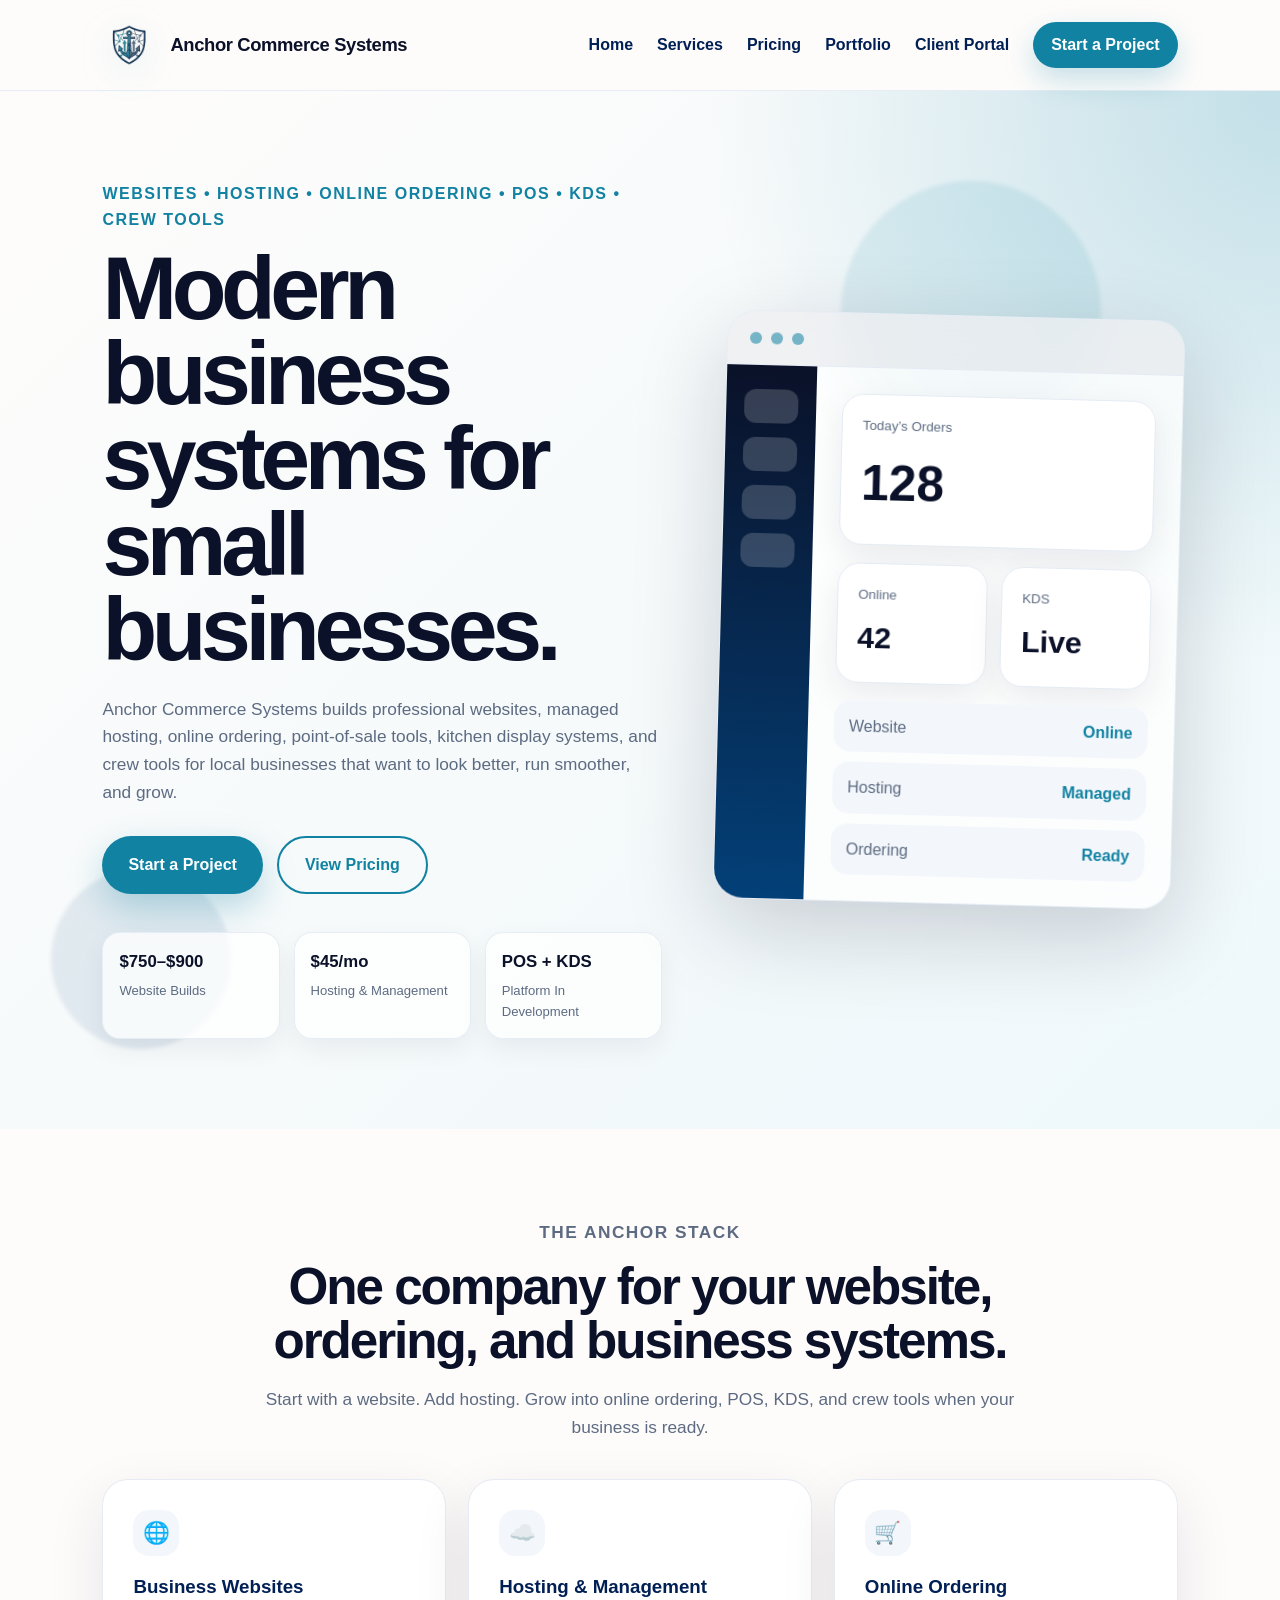
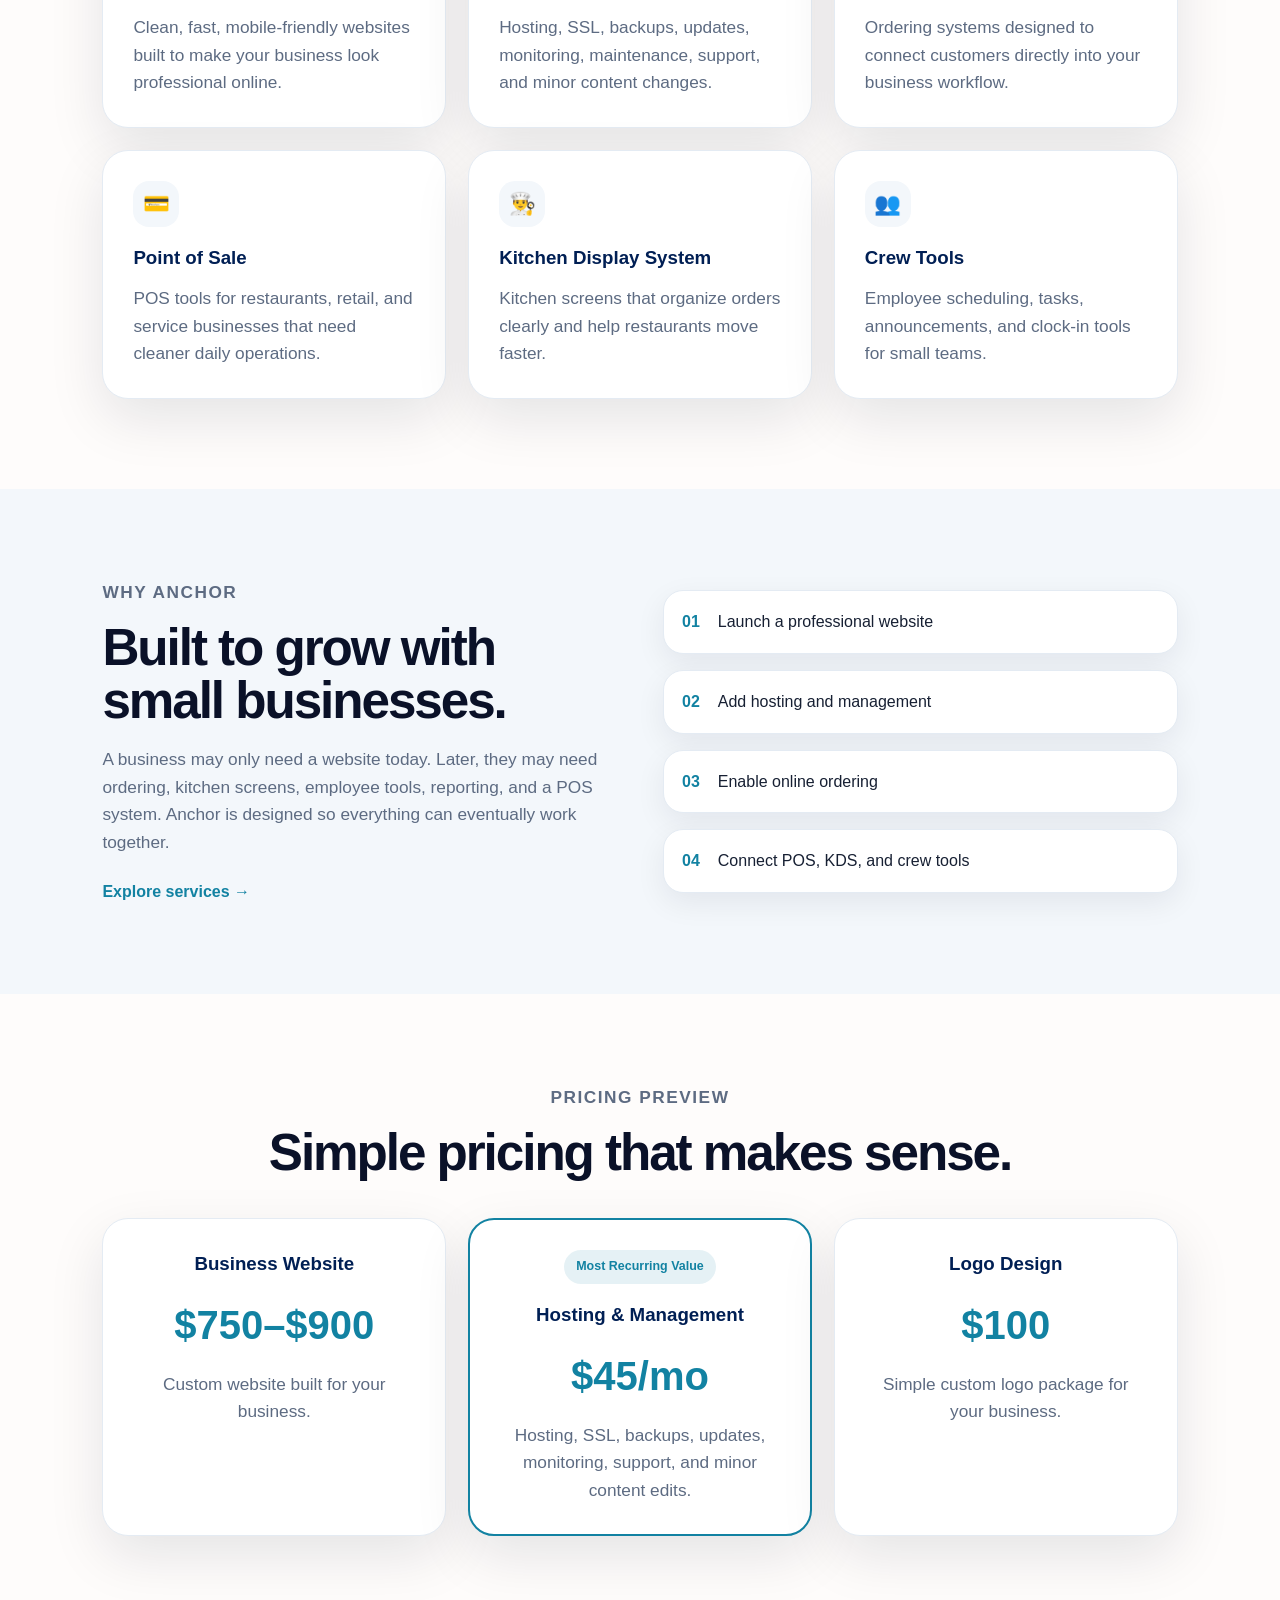
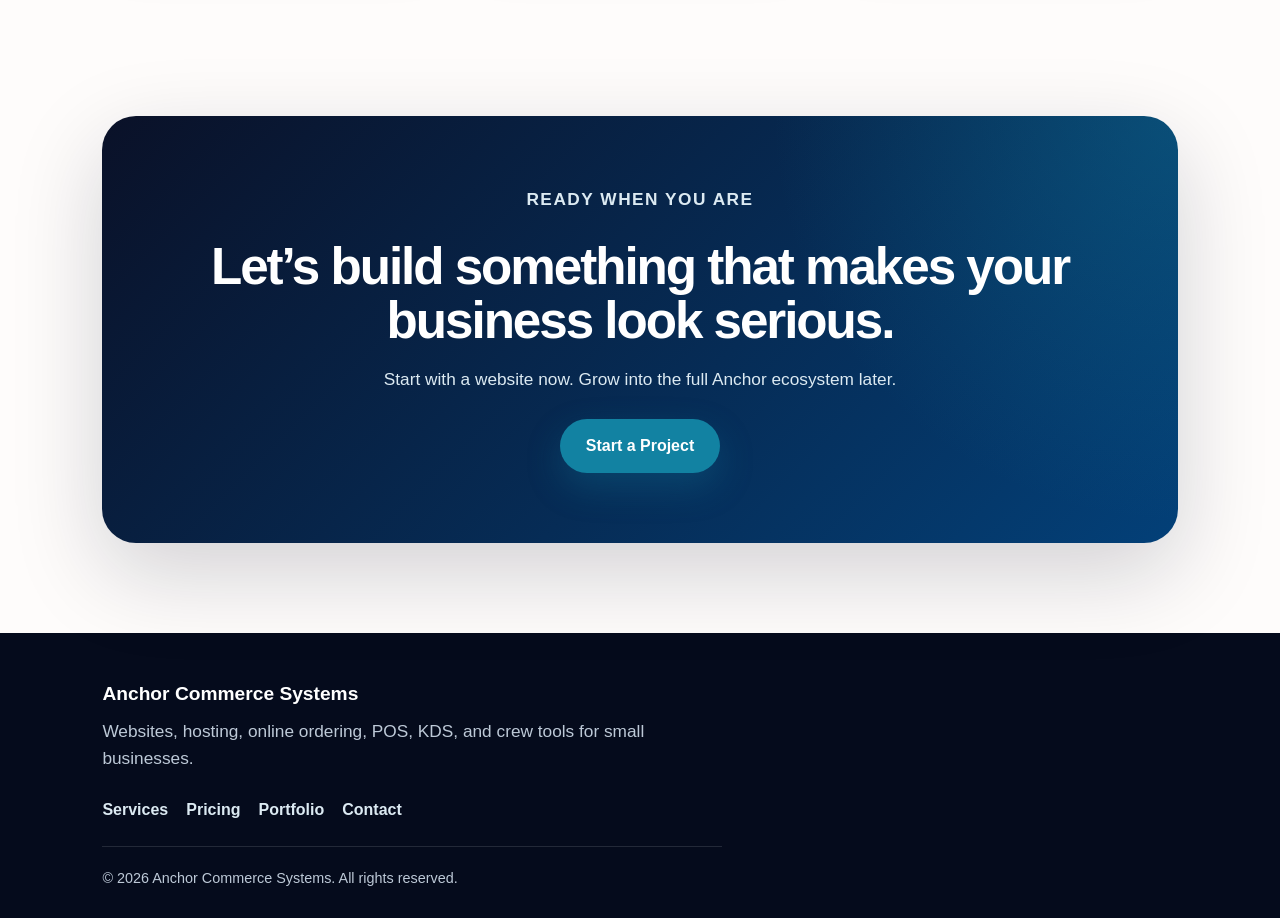
<file: index.html>
<!DOCTYPE html>
<html lang="en">
<head>
  <meta charset="UTF-8" />
  <meta name="viewport" content="width=device-width, initial-scale=1.0" />

  <title>Anchor Commerce Systems | Websites, POS, Online Ordering & Business Tools</title>
  <meta name="description" content="Anchor Commerce Systems builds websites, hosting, online ordering, POS, KDS, crew tools, and business technology for small businesses." />

  <link rel="icon" type="image/x-icon" href="Main-Logo.ico">

  <link rel="stylesheet" href="main.css">
  <link rel="stylesheet" href="animations.css" />
  <link rel="stylesheet" href="responsive.css" />
</head>

<body>
<header class="site-header">
  <a class="brand" href="index.html">

    <img
        src="Main-Logo.png"
        alt="Anchor Commerce Systems Logo"
        class="brand-logo">

    <span class="brand-text">
        Anchor Commerce Systems
    </span>

</a>

  <button class="menu-toggle" id="menuToggle" aria-label="Open navigation">☰</button>

  <nav class="nav-links" id="navLinks">
    <a href="index.html">Home</a>
    <a href="services.html">Services</a>
    <a href="pricing.html">Pricing</a>
    <a href="portfolio.html">Portfolio</a>
    <a href="dashboard.html">Client Portal</a>
    <a href="contact.html" class="nav-cta">Start a Project</a>
  </nav>
</header>

<main>
  <section class="hero">
    <div class="hero-bg-orb orb-one"></div>
    <div class="hero-bg-orb orb-two"></div>

    <div class="hero-content reveal">
      <p class="eyebrow">Websites • Hosting • Online Ordering • POS • KDS • Crew Tools</p>

      <h1>Modern business systems for small businesses.</h1>

      <p class="hero-text">
        Anchor Commerce Systems builds professional websites, managed hosting,
        online ordering, point-of-sale tools, kitchen display systems, and crew tools
        for local businesses that want to look better, run smoother, and grow.
      </p>

      <div class="hero-actions">
        <a href="contact.html" class="btn primary">Start a Project</a>
        <a href="pricing.html" class="btn secondary">View Pricing</a>
      </div>

      <div class="hero-stats">
        <div>
          <strong>$750–$900</strong>
          <span>Website Builds</span>
        </div>
        <div>
          <strong>$45/mo</strong>
          <span>Hosting & Management</span>
        </div>
        <div>
          <strong>POS + KDS</strong>
          <span>Platform In Development</span>
        </div>
      </div>
    </div>

    <div class="product-preview reveal">
      <div class="mock-window">
        <div class="mock-top">
          <span></span><span></span><span></span>
        </div>

        <div class="mock-body">
          <div class="mock-sidebar">
            <div></div><div></div><div></div><div></div>
          </div>

          <div class="mock-content">
            <div class="mock-card large">
              <small>Today’s Orders</small>
              <strong>128</strong>
            </div>

            <div class="mock-row">
              <div class="mock-card">
                <small>Online</small>
                <strong>42</strong>
              </div>
              <div class="mock-card">
                <small>KDS</small>
                <strong>Live</strong>
              </div>
            </div>

            <div class="mock-list">
              <div><span>Website</span><b>Online</b></div>
              <div><span>Hosting</span><b>Managed</b></div>
              <div><span>Ordering</span><b>Ready</b></div>
            </div>
          </div>
        </div>
      </div>
    </div>
  </section>

  <section class="section">
    <div class="section-heading reveal">
      <p class="eyebrow">The Anchor Stack</p>
      <h2>One company for your website, ordering, and business systems.</h2>
      <p>
        Start with a website. Add hosting. Grow into online ordering, POS, KDS,
        and crew tools when your business is ready.
      </p>
    </div>

    <div class="card-grid">
      <article class="card reveal">
        <span class="card-icon">🌐</span>
        <h3>Business Websites</h3>
        <p>Clean, fast, mobile-friendly websites built to make your business look professional online.</p>
      </article>

      <article class="card reveal">
        <span class="card-icon">☁️</span>
        <h3>Hosting & Management</h3>
        <p>Hosting, SSL, backups, updates, monitoring, maintenance, support, and minor content changes.</p>
      </article>

      <article class="card reveal">
        <span class="card-icon">🛒</span>
        <h3>Online Ordering</h3>
        <p>Ordering systems designed to connect customers directly into your business workflow.</p>
      </article>

      <article class="card reveal">
        <span class="card-icon">💳</span>
        <h3>Point of Sale</h3>
        <p>POS tools for restaurants, retail, and service businesses that need cleaner daily operations.</p>
      </article>

      <article class="card reveal">
        <span class="card-icon">👨‍🍳</span>
        <h3>Kitchen Display System</h3>
        <p>Kitchen screens that organize orders clearly and help restaurants move faster.</p>
      </article>

      <article class="card reveal">
        <span class="card-icon">👥</span>
        <h3>Crew Tools</h3>
        <p>Employee scheduling, tasks, announcements, and clock-in tools for small teams.</p>
      </article>
    </div>
  </section>

  <section class="section split">
    <div class="reveal">
      <p class="eyebrow">Why Anchor</p>
      <h2>Built to grow with small businesses.</h2>
      <p>
        A business may only need a website today. Later, they may need ordering,
        kitchen screens, employee tools, reporting, and a POS system. Anchor is designed
        so everything can eventually work together.
      </p>
      <a href="services.html" class="text-link">Explore services →</a>
    </div>

    <div class="steps reveal">
      <div><strong>01</strong><span>Launch a professional website</span></div>
      <div><strong>02</strong><span>Add hosting and management</span></div>
      <div><strong>03</strong><span>Enable online ordering</span></div>
      <div><strong>04</strong><span>Connect POS, KDS, and crew tools</span></div>
    </div>
  </section>

  <section class="section">
    <div class="section-heading reveal">
      <p class="eyebrow">Pricing Preview</p>
      <h2>Simple pricing that makes sense.</h2>
    </div>

    <div class="pricing-grid">
      <article class="price-card reveal">
        <h3>Business Website</h3>
        <p class="price">$750–$900</p>
        <p>Custom website built for your business.</p>
      </article>

      <article class="price-card featured reveal">
        <div class="badge">Most Recurring Value</div>
        <h3>Hosting & Management</h3>
        <p class="price">$45/mo</p>
        <p>Hosting, SSL, backups, updates, monitoring, support, and minor content edits.</p>
      </article>

      <article class="price-card reveal">
        <h3>Logo Design</h3>
        <p class="price">$100</p>
        <p>Simple custom logo package for your business.</p>
      </article>
    </div>
  </section>

  <section class="cta reveal">
    <p class="eyebrow">Ready when you are</p>
    <h2>Let’s build something that makes your business look serious.</h2>
    <p>
      Start with a website now. Grow into the full Anchor ecosystem later.
    </p>
    <a href="contact.html" class="btn primary">Start a Project</a>
  </section>
</main>

<footer class="site-footer">
  <div>
    <strong>Anchor Commerce Systems</strong>
    <p>Websites, hosting, online ordering, POS, KDS, and crew tools for small businesses.</p>
  </div>

  <div class="footer-links">
    <a href="services.html">Services</a>
    <a href="pricing.html">Pricing</a>
    <a href="portfolio.html">Portfolio</a>
    <a href="contact.html">Contact</a>
  </div>

  <p class="footer-bottom">© 2026 Anchor Commerce Systems. All rights reserved.</p>
</footer>

<script src="navbar.js"></script>
<script src="animations.js"></script>
<script src="app.js"></script>
</body>
</html>
</file>
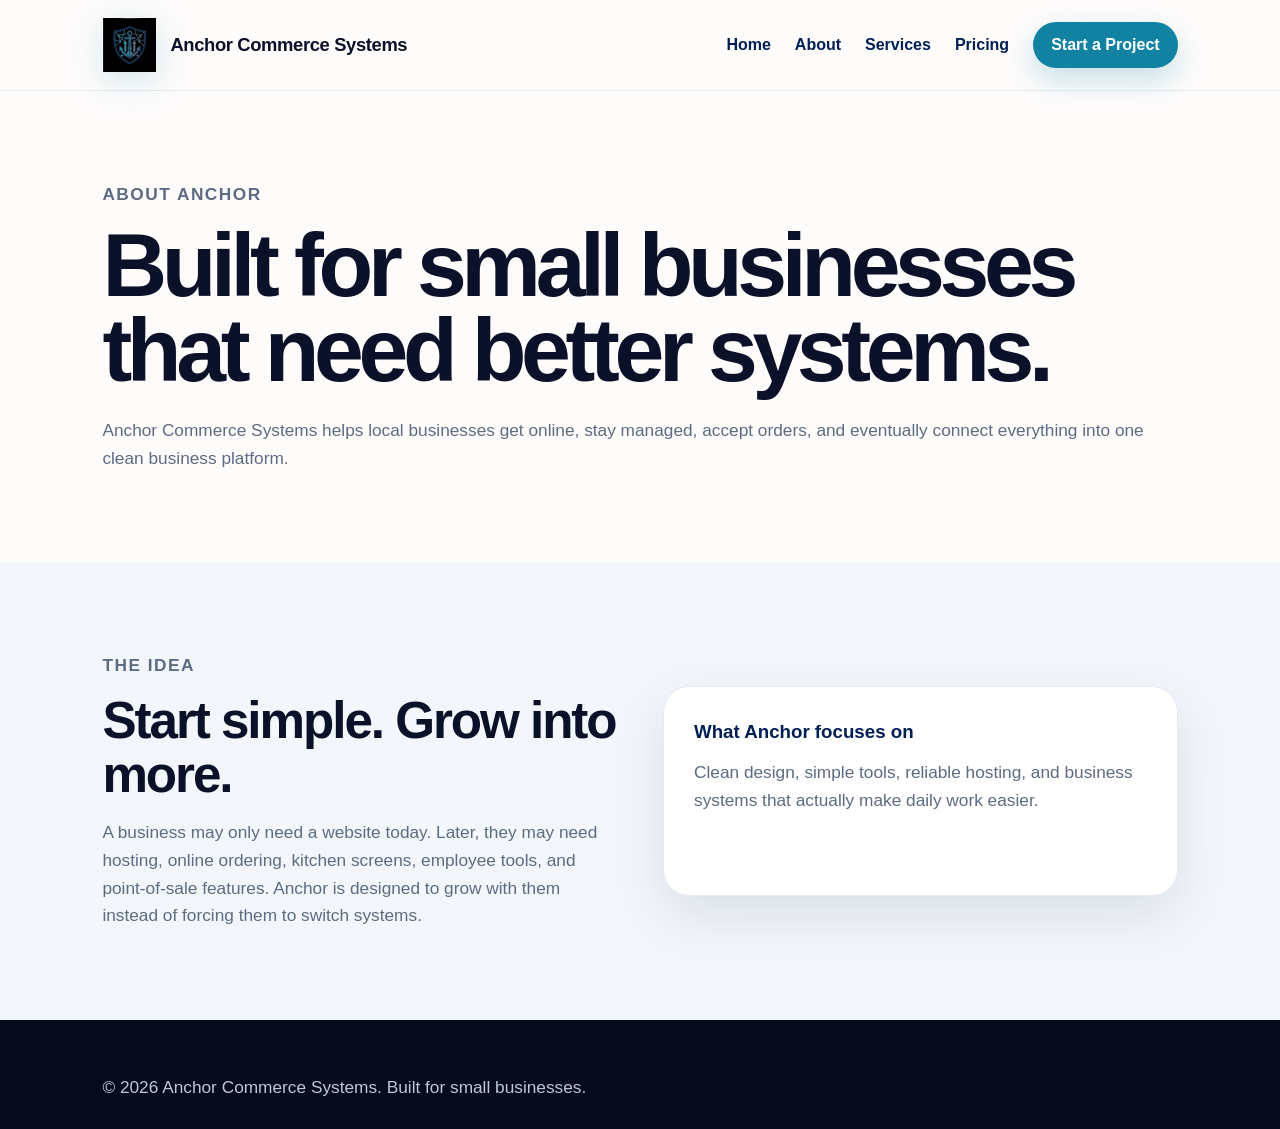
<file: about.html>
<!DOCTYPE html>
<html lang="en">
<head>
  <meta charset="UTF-8" />
  <meta name="viewport" content="width=device-width, initial-scale=1.0" />

  <title>About | Anchor Commerce Systems</title>
  <meta name="description" content="Learn about Anchor Commerce Systems and how we help small businesses with websites, hosting, online ordering, POS, KDS, and crew tools." />

  <link rel="icon" type="image/x-icon" href="Main-Logo.ico">
  
  <link rel="stylesheet" href="main.css" />
  <link rel="stylesheet" href="animations.css" />
  <link rel="stylesheet" href="responsive.css" />
</head>
<body>

<header class="site-header">
  <a class="brand" href="index.html">

    <img
        src="Main-Logo.svg"
        alt="Anchor Commerce Systems Logo"
        class="brand-logo">

    <span class="brand-text">
        Anchor Commerce Systems
    </span>

</a>

  <button class="menu-toggle" id="menuToggle" aria-label="Open navigation">☰</button>

  <nav class="nav-links" id="navLinks">
    <a href="index.html">Home</a>
    <a href="about.html">About</a>
    <a href="services.html">Services</a>
    <a href="pricing.html">Pricing</a>
    <a href="contact.html" class="nav-cta">Start a Project</a>
  </nav>
</header>

<main>
  <section class="section reveal">
    <p class="eyebrow">About Anchor</p>
    <h1>Built for small businesses that need better systems.</h1>
    <p class="hero-text">
      Anchor Commerce Systems helps local businesses get online, stay managed,
      accept orders, and eventually connect everything into one clean business platform.
    </p>
  </section>

  <section class="section split">
    <div class="reveal">
      <p class="eyebrow">The Idea</p>
      <h2>Start simple. Grow into more.</h2>
      <p>
        A business may only need a website today. Later, they may need hosting,
        online ordering, kitchen screens, employee tools, and point-of-sale features.
        Anchor is designed to grow with them instead of forcing them to switch systems.
      </p>
    </div>

    <div class="card reveal">
      <h3>What Anchor focuses on</h3>
      <p>
        Clean design, simple tools, reliable hosting, and business systems that actually
        make daily work easier.
      </p>
    </div>
  </section>
</main>

<footer class="site-footer">
  <p>© 2026 Anchor Commerce Systems. Built for small businesses.</p>
</footer>

<script src="navbar.js"></script>
<script src="animations.js"></script>
<script src="app.js"></script>
</body>
</html>
</file>
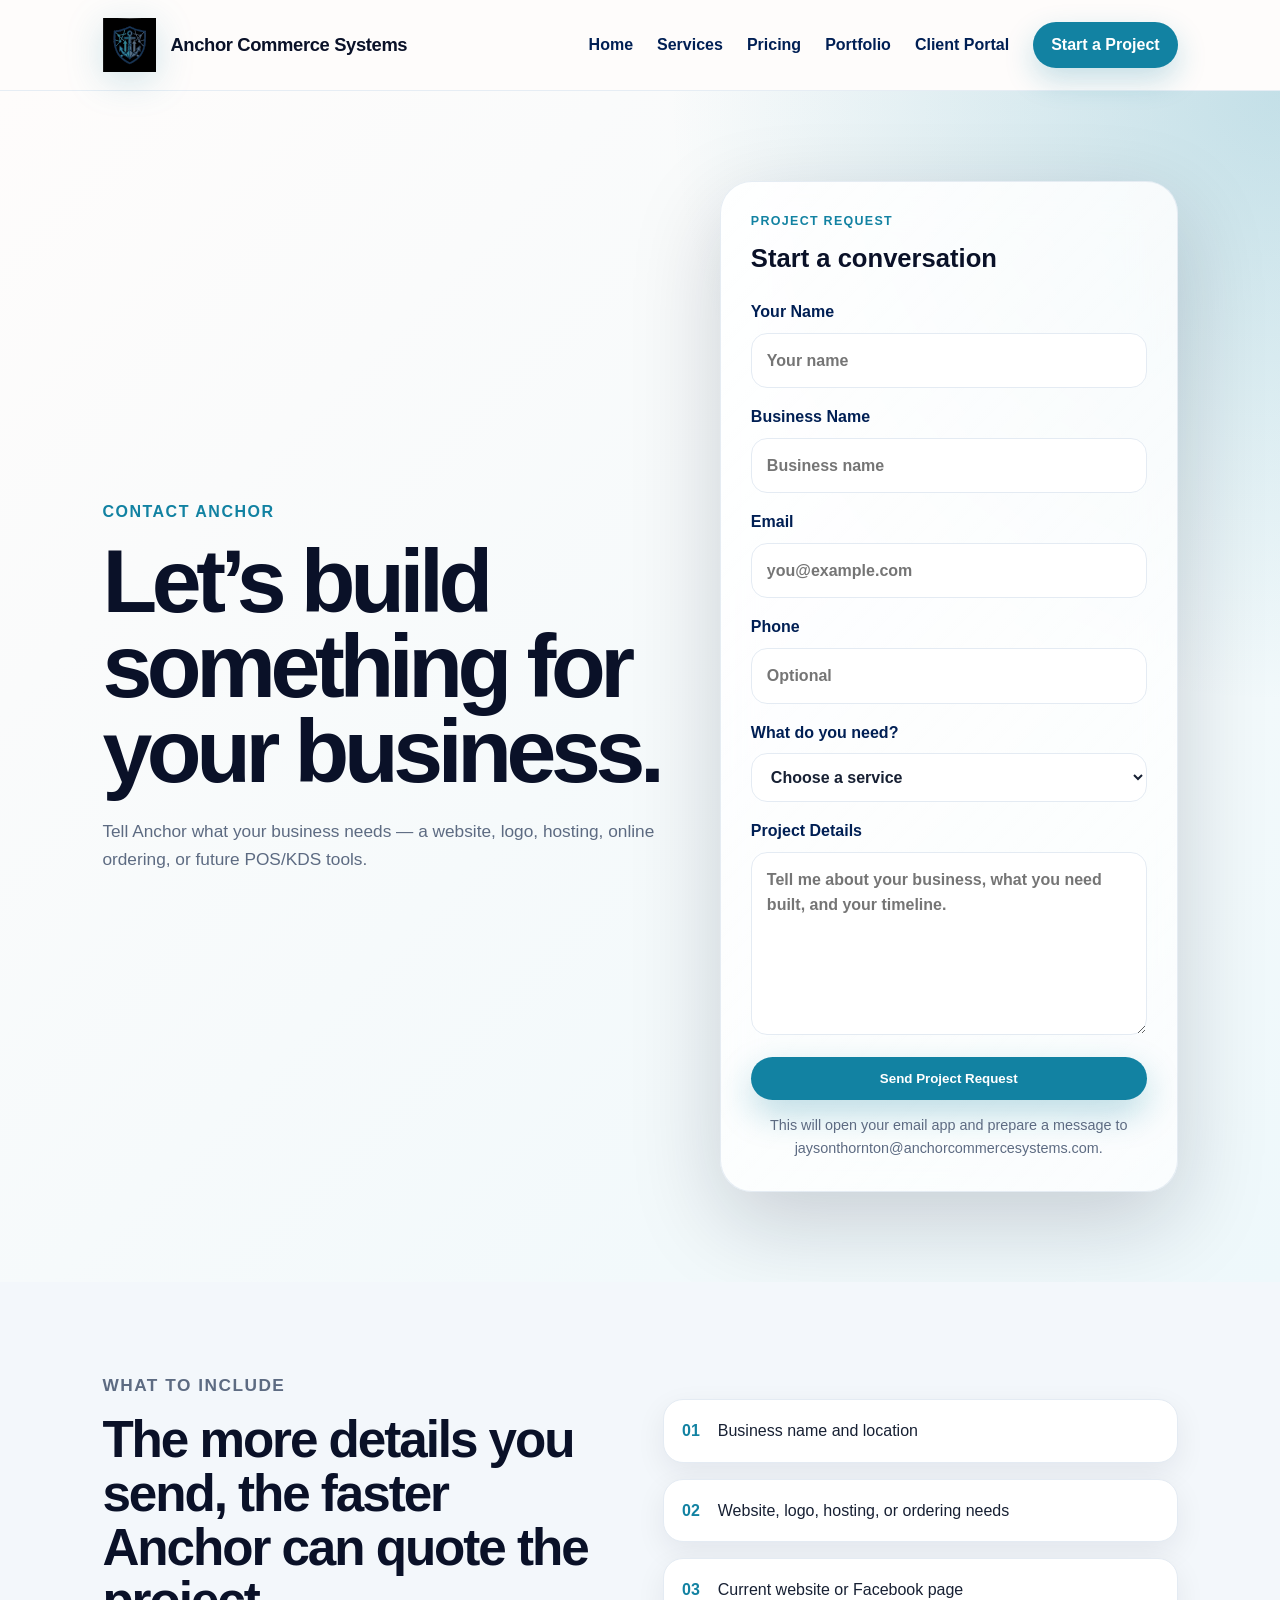
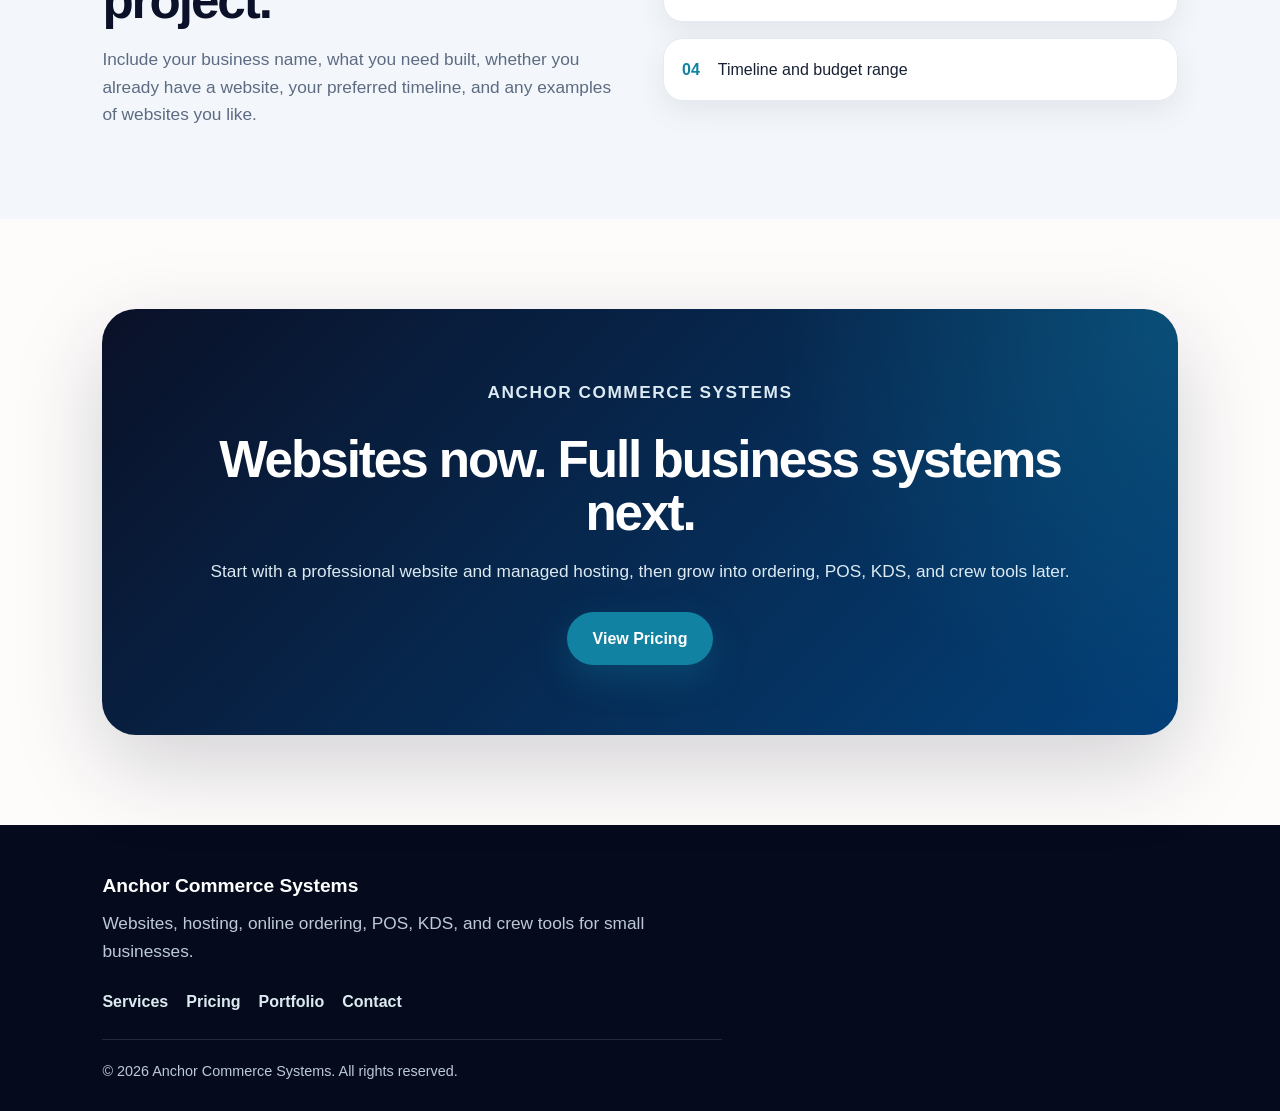
<file: contact.html>
<!DOCTYPE html>
<html lang="en">
<head>
  <meta charset="UTF-8" />
  <meta name="viewport" content="width=device-width, initial-scale=1.0" />

  <title>Contact | Anchor Commerce Systems</title>
  <meta name="description" content="Contact Anchor Commerce Systems for websites, hosting, logo design, online ordering, POS, KDS, and business system projects." />

  <link rel="icon" type="image/x-icon" href="Main-Logo.ico">

  <link rel="stylesheet" href="main.css" />
  <link rel="stylesheet" href="animations.css" />
  <link rel="stylesheet" href="responsive.css" />
</head>

<body>
<header class="site-header">
  <a class="brand" href="index.html">
    <img src="Main-Logo.svg" alt="Anchor Commerce Systems Logo" class="brand-logo">
    <span class="brand-text">Anchor Commerce Systems</span>
  </a>

  <button class="menu-toggle" id="menuToggle" aria-label="Open navigation">☰</button>

  <nav class="nav-links" id="navLinks">
    <a href="index.html">Home</a>
    <a href="services.html">Services</a>
    <a href="pricing.html">Pricing</a>
    <a href="portfolio.html">Portfolio</a>
    <a href="dashboard.html">Client Portal</a>
    <a href="contact.html" class="nav-cta">Start a Project</a>
  </nav>
</header>

<main>
  <section class="hero contact-hero">
    <div class="hero-content reveal">
      <p class="eyebrow">Contact Anchor</p>
      <h1>Let’s build something for your business.</h1>
      <p class="hero-text">
        Tell Anchor what your business needs — a website, logo, hosting, online ordering,
        or future POS/KDS tools.
      </p>
    </div>

    <form class="contact-form reveal" action="https://formspree.io/f/xjgqrrdg" method="POST">
      <div class="form-header">
        <p>Project Request</p>
        <h3>Start a conversation</h3>
      </div>

      <label>
        Your Name
        <input type="text" name="Name" placeholder="Your name" required>
      </label>

      <label>
        Business Name
        <input type="text" name="Business" placeholder="Business name">
      </label>

      <label>
        Email
        <input type="email" name="Email" placeholder="you@example.com" required>
      </label>

      <label>
        Phone
        <input type="tel" name="Phone" placeholder="Optional">
      </label>

      <label>
        What do you need?
        <select name="Service" required>
          <option value="">Choose a service</option>
          <option value="Business Website">Business Website</option>
          <option value="Logo Design">Logo Design</option>
          <option value="Hosting and Management">Hosting & Management</option>
          <option value="Online Ordering">Online Ordering</option>
          <option value="POS/KDS Future Interest">POS / KDS Future Interest</option>
          <option value="Other">Other</option>
        </select>
      </label>

      <label>
        Project Details
        <textarea name="Message" rows="6" placeholder="Tell me about your business, what you need built, and your timeline." required></textarea>
      </label>

      <button type="submit" class="btn primary">Send Project Request</button>

      <p class="form-note">
        This will open your email app and prepare a message to
        jaysonthornton@anchorcommercesystems.com.
      </p>
    </form>
  </section>

  <section class="section split">
    <div class="reveal">
      <p class="eyebrow">What to Include</p>
      <h2>The more details you send, the faster Anchor can quote the project.</h2>
      <p>
        Include your business name, what you need built, whether you already have a website,
        your preferred timeline, and any examples of websites you like.
      </p>
    </div>

    <div class="steps reveal">
      <div><strong>01</strong><span>Business name and location</span></div>
      <div><strong>02</strong><span>Website, logo, hosting, or ordering needs</span></div>
      <div><strong>03</strong><span>Current website or Facebook page</span></div>
      <div><strong>04</strong><span>Timeline and budget range</span></div>
    </div>
  </section>

  <section class="cta reveal">
    <p class="eyebrow">Anchor Commerce Systems</p>
    <h2>Websites now. Full business systems next.</h2>
    <p>
      Start with a professional website and managed hosting, then grow into ordering,
      POS, KDS, and crew tools later.
    </p>
    <a href="pricing.html" class="btn primary">View Pricing</a>
  </section>
</main>

<footer class="site-footer">
  <div>
    <strong>Anchor Commerce Systems</strong>
    <p>Websites, hosting, online ordering, POS, KDS, and crew tools for small businesses.</p>
  </div>

  <div class="footer-links">
    <a href="services.html">Services</a>
    <a href="pricing.html">Pricing</a>
    <a href="portfolio.html">Portfolio</a>
    <a href="contact.html">Contact</a>
  </div>

  <p class="footer-bottom">© 2026 Anchor Commerce Systems. All rights reserved.</p>
</footer>

<script src="navbar.js"></script>
<script src="animations.js"></script>
<script src="app.js"></script>
</body>
</html>
</file>
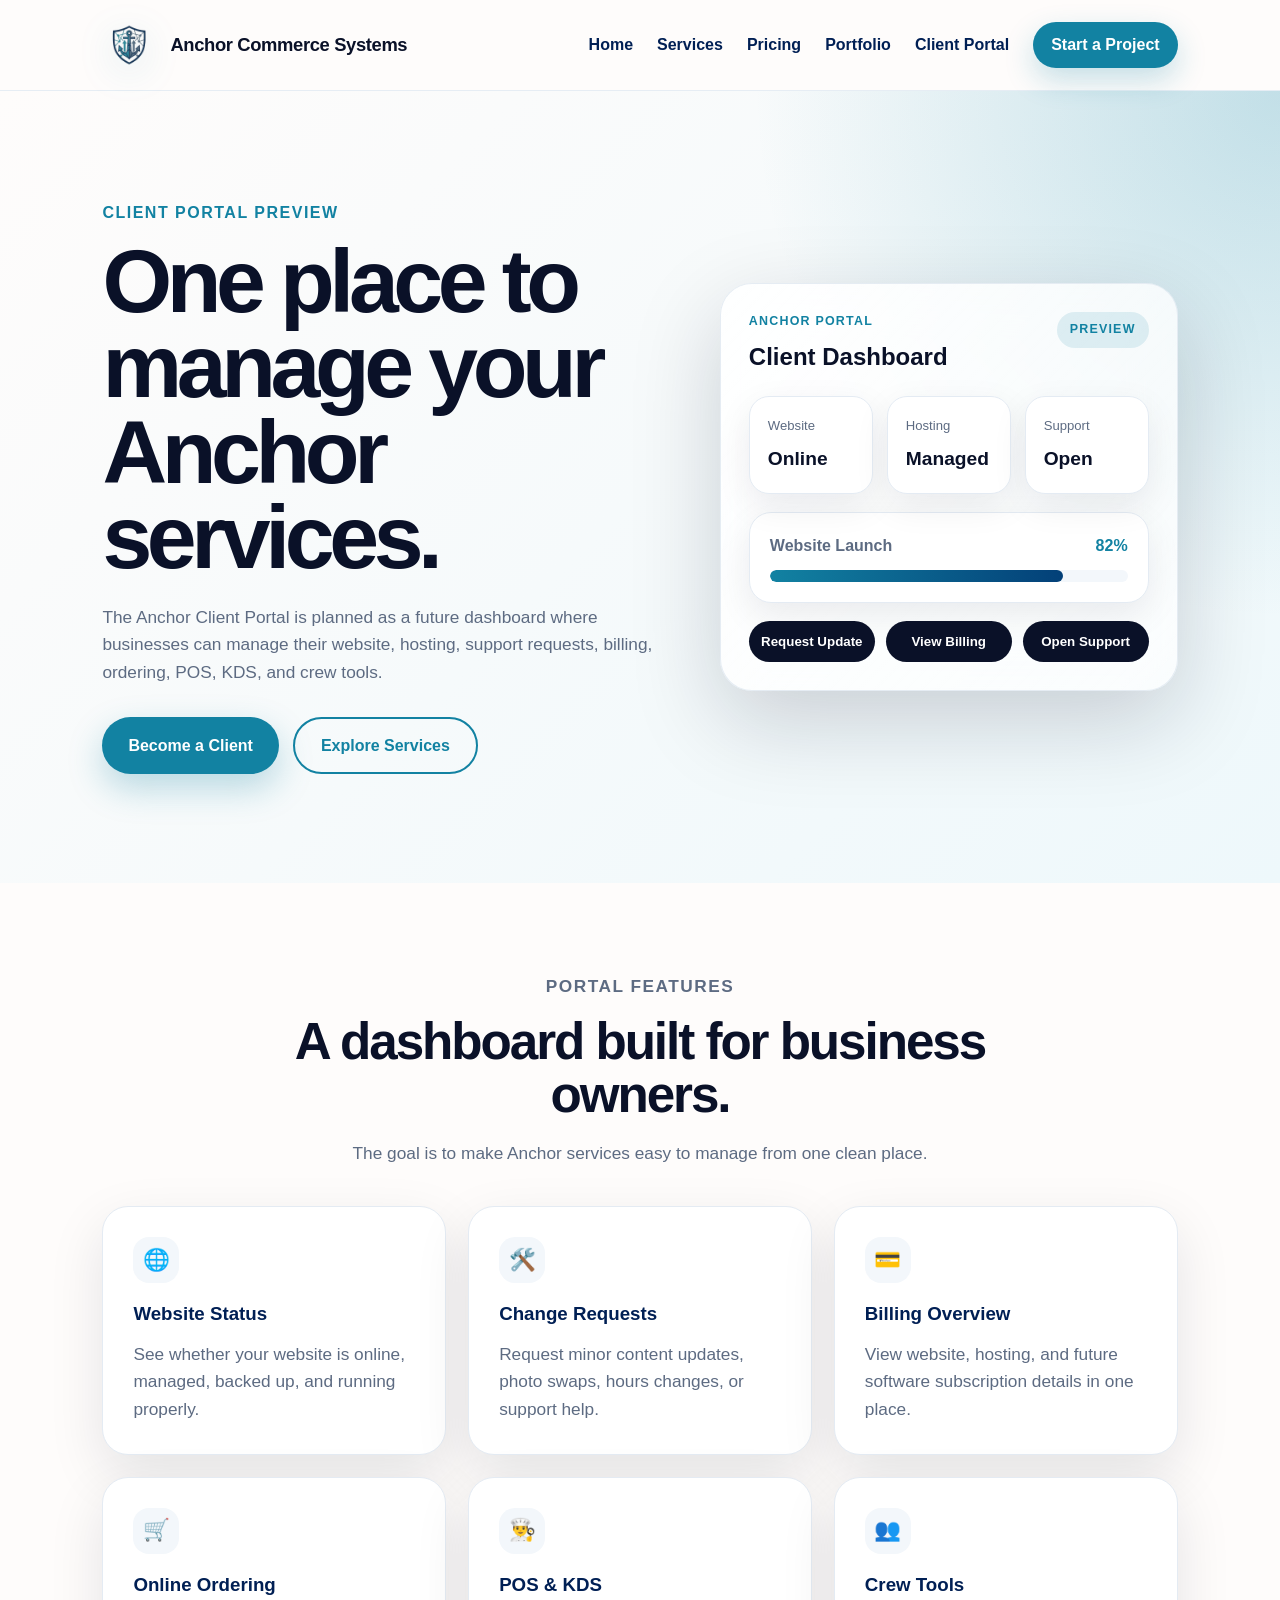
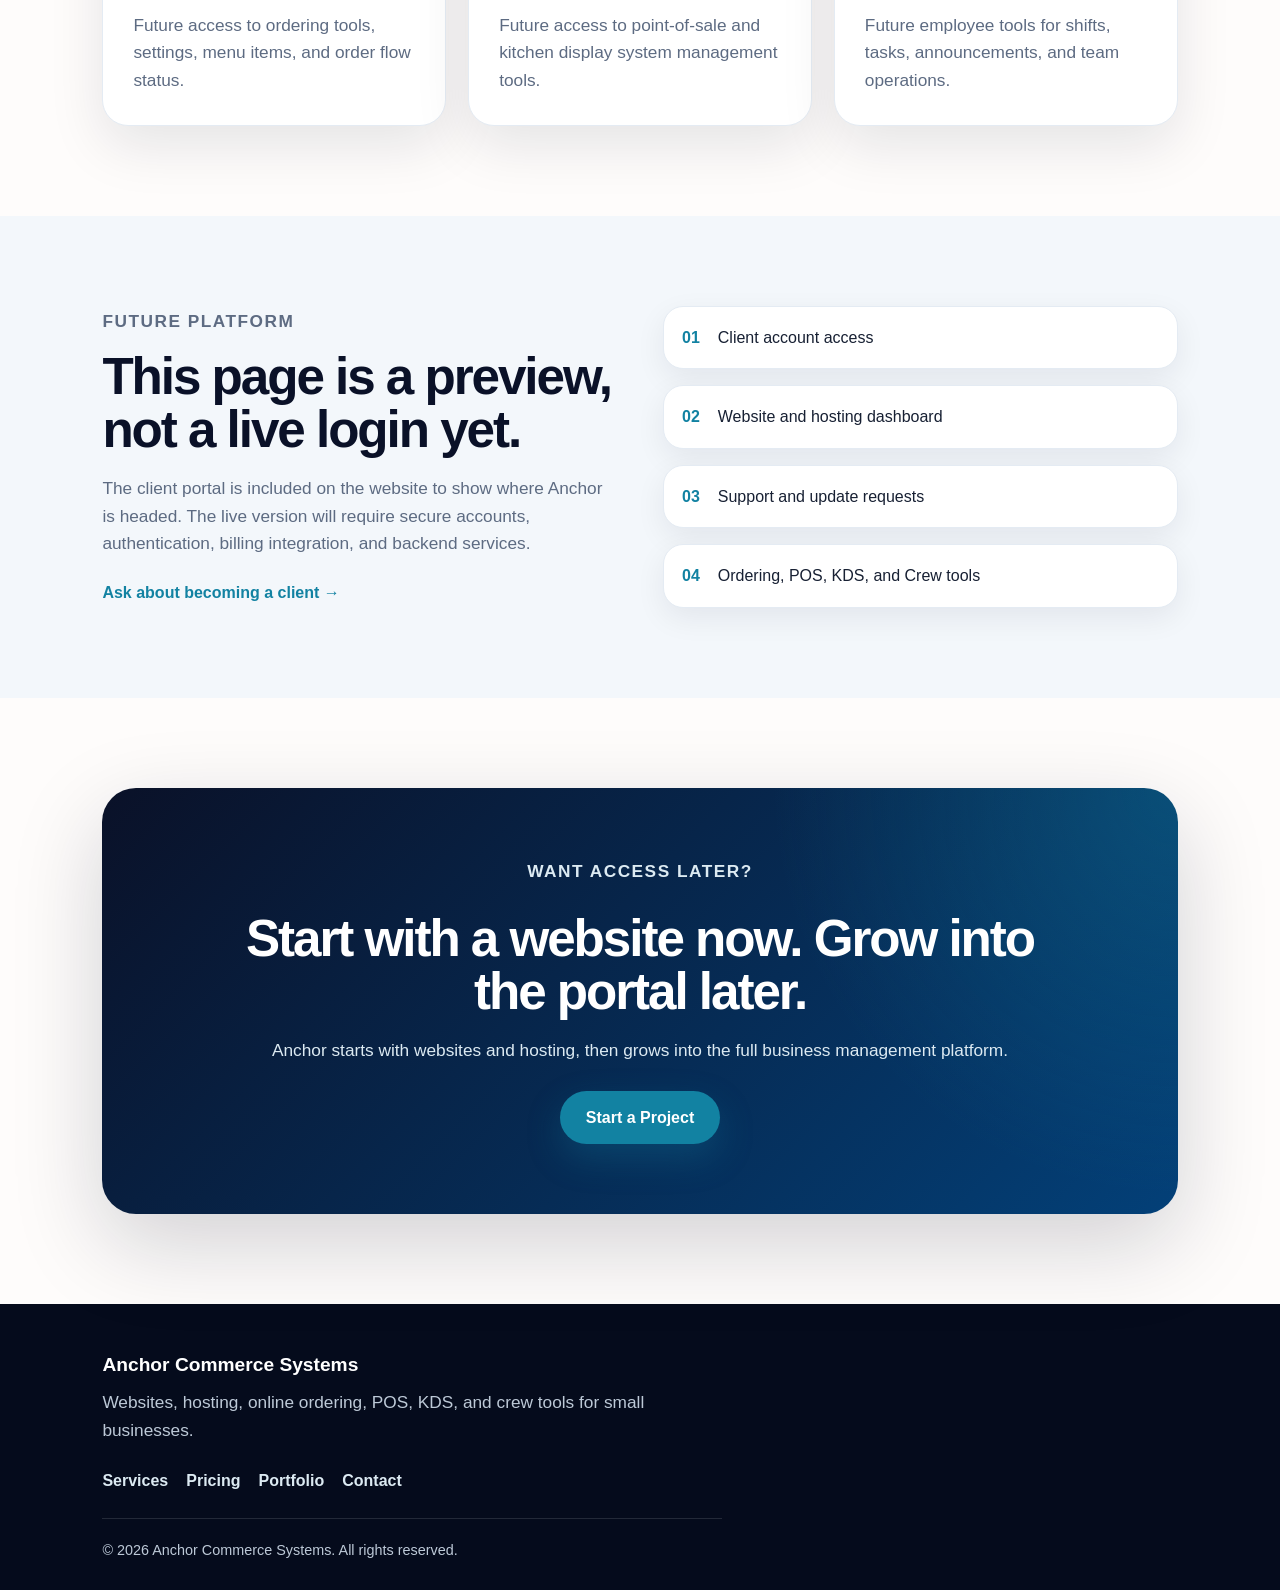
<file: dashboard.html>
<!DOCTYPE html>
<html lang="en">
<head>
  <meta charset="UTF-8" />
  <meta name="viewport" content="width=device-width, initial-scale=1.0" />

  <title>Client Portal | Anchor Commerce Systems</title>
  <meta name="description" content="Anchor Commerce Systems client portal preview for websites, hosting, support, billing, POS, KDS, and online ordering tools." />

  <link rel="icon" type="image/x-icon" href="Main-Logo.ico">

  <link rel="stylesheet" href="main.css" />
  <link rel="stylesheet" href="animations.css" />
  <link rel="stylesheet" href="responsive.css" />
</head>

<body>
<header class="site-header">
  <a class="brand" href="index.html">
    <img src="Main-Logo.png" alt="Anchor Commerce Systems Logo" class="brand-logo">
    <span class="brand-text">Anchor Commerce Systems</span>
  </a>

  <button class="menu-toggle" id="menuToggle" aria-label="Open navigation">☰</button>

  <nav class="nav-links" id="navLinks">
    <a href="index.html">Home</a>
    <a href="services.html">Services</a>
    <a href="pricing.html">Pricing</a>
    <a href="portfolio.html">Portfolio</a>
    <a href="dashboard.html">Client Portal</a>
    <a href="contact.html" class="nav-cta">Start a Project</a>
  </nav>
</header>

<main>
  <section class="hero dashboard-hero">
    <div class="hero-content reveal">
      <p class="eyebrow">Client Portal Preview</p>
      <h1>One place to manage your Anchor services.</h1>
      <p class="hero-text">
        The Anchor Client Portal is planned as a future dashboard where businesses can manage
        their website, hosting, support requests, billing, ordering, POS, KDS, and crew tools.
      </p>

      <div class="hero-actions">
        <a href="contact.html" class="btn primary">Become a Client</a>
        <a href="services.html" class="btn secondary">Explore Services</a>
      </div>
    </div>

    <div class="client-dashboard-preview reveal">
      <div class="client-topbar">
        <div>
          <span>Anchor Portal</span>
          <strong>Client Dashboard</strong>
        </div>
        <span class="status-pill">Preview</span>
      </div>

      <div class="client-metrics">
        <div>
          <span>Website</span>
          <strong>Online</strong>
        </div>
        <div>
          <span>Hosting</span>
          <strong>Managed</strong>
        </div>
        <div>
          <span>Support</span>
          <strong>Open</strong>
        </div>
      </div>

      <div class="client-progress">
        <div>
          <span>Website Launch</span>
          <b>82%</b>
        </div>
        <div class="progress-bar">
          <i style="width:82%"></i>
        </div>
      </div>

      <div class="client-actions">
        <button>Request Update</button>
        <button>View Billing</button>
        <button>Open Support</button>
      </div>
    </div>
  </section>

  <section class="section">
    <div class="section-heading reveal">
      <p class="eyebrow">Portal Features</p>
      <h2>A dashboard built for business owners.</h2>
      <p>
        The goal is to make Anchor services easy to manage from one clean place.
      </p>
    </div>

    <div class="card-grid">
      <article class="card reveal">
        <span class="card-icon">🌐</span>
        <h3>Website Status</h3>
        <p>See whether your website is online, managed, backed up, and running properly.</p>
      </article>

      <article class="card reveal">
        <span class="card-icon">🛠️</span>
        <h3>Change Requests</h3>
        <p>Request minor content updates, photo swaps, hours changes, or support help.</p>
      </article>

      <article class="card reveal">
        <span class="card-icon">💳</span>
        <h3>Billing Overview</h3>
        <p>View website, hosting, and future software subscription details in one place.</p>
      </article>

      <article class="card reveal">
        <span class="card-icon">🛒</span>
        <h3>Online Ordering</h3>
        <p>Future access to ordering tools, settings, menu items, and order flow status.</p>
      </article>

      <article class="card reveal">
        <span class="card-icon">👨‍🍳</span>
        <h3>POS & KDS</h3>
        <p>Future access to point-of-sale and kitchen display system management tools.</p>
      </article>

      <article class="card reveal">
        <span class="card-icon">👥</span>
        <h3>Crew Tools</h3>
        <p>Future employee tools for shifts, tasks, announcements, and team operations.</p>
      </article>
    </div>
  </section>

  <section class="section split">
    <div class="reveal">
      <p class="eyebrow">Future Platform</p>
      <h2>This page is a preview, not a live login yet.</h2>
      <p>
        The client portal is included on the website to show where Anchor is headed.
        The live version will require secure accounts, authentication, billing integration,
        and backend services.
      </p>
      <a href="contact.html" class="text-link">Ask about becoming a client →</a>
    </div>

    <div class="steps reveal">
      <div><strong>01</strong><span>Client account access</span></div>
      <div><strong>02</strong><span>Website and hosting dashboard</span></div>
      <div><strong>03</strong><span>Support and update requests</span></div>
      <div><strong>04</strong><span>Ordering, POS, KDS, and Crew tools</span></div>
    </div>
  </section>

  <section class="cta reveal">
    <p class="eyebrow">Want access later?</p>
    <h2>Start with a website now. Grow into the portal later.</h2>
    <p>
      Anchor starts with websites and hosting, then grows into the full business management platform.
    </p>
    <a href="contact.html" class="btn primary">Start a Project</a>
  </section>
</main>

<footer class="site-footer">
  <div>
    <strong>Anchor Commerce Systems</strong>
    <p>Websites, hosting, online ordering, POS, KDS, and crew tools for small businesses.</p>
  </div>

  <div class="footer-links">
    <a href="services.html">Services</a>
    <a href="pricing.html">Pricing</a>
    <a href="portfolio.html">Portfolio</a>
    <a href="contact.html">Contact</a>
  </div>

  <p class="footer-bottom">© 2026 Anchor Commerce Systems. All rights reserved.</p>
</footer>

<script src="navbar.js"></script>
<script src="animations.js"></script>
<script src="app.js"></script>
</body>
</html>
</file>
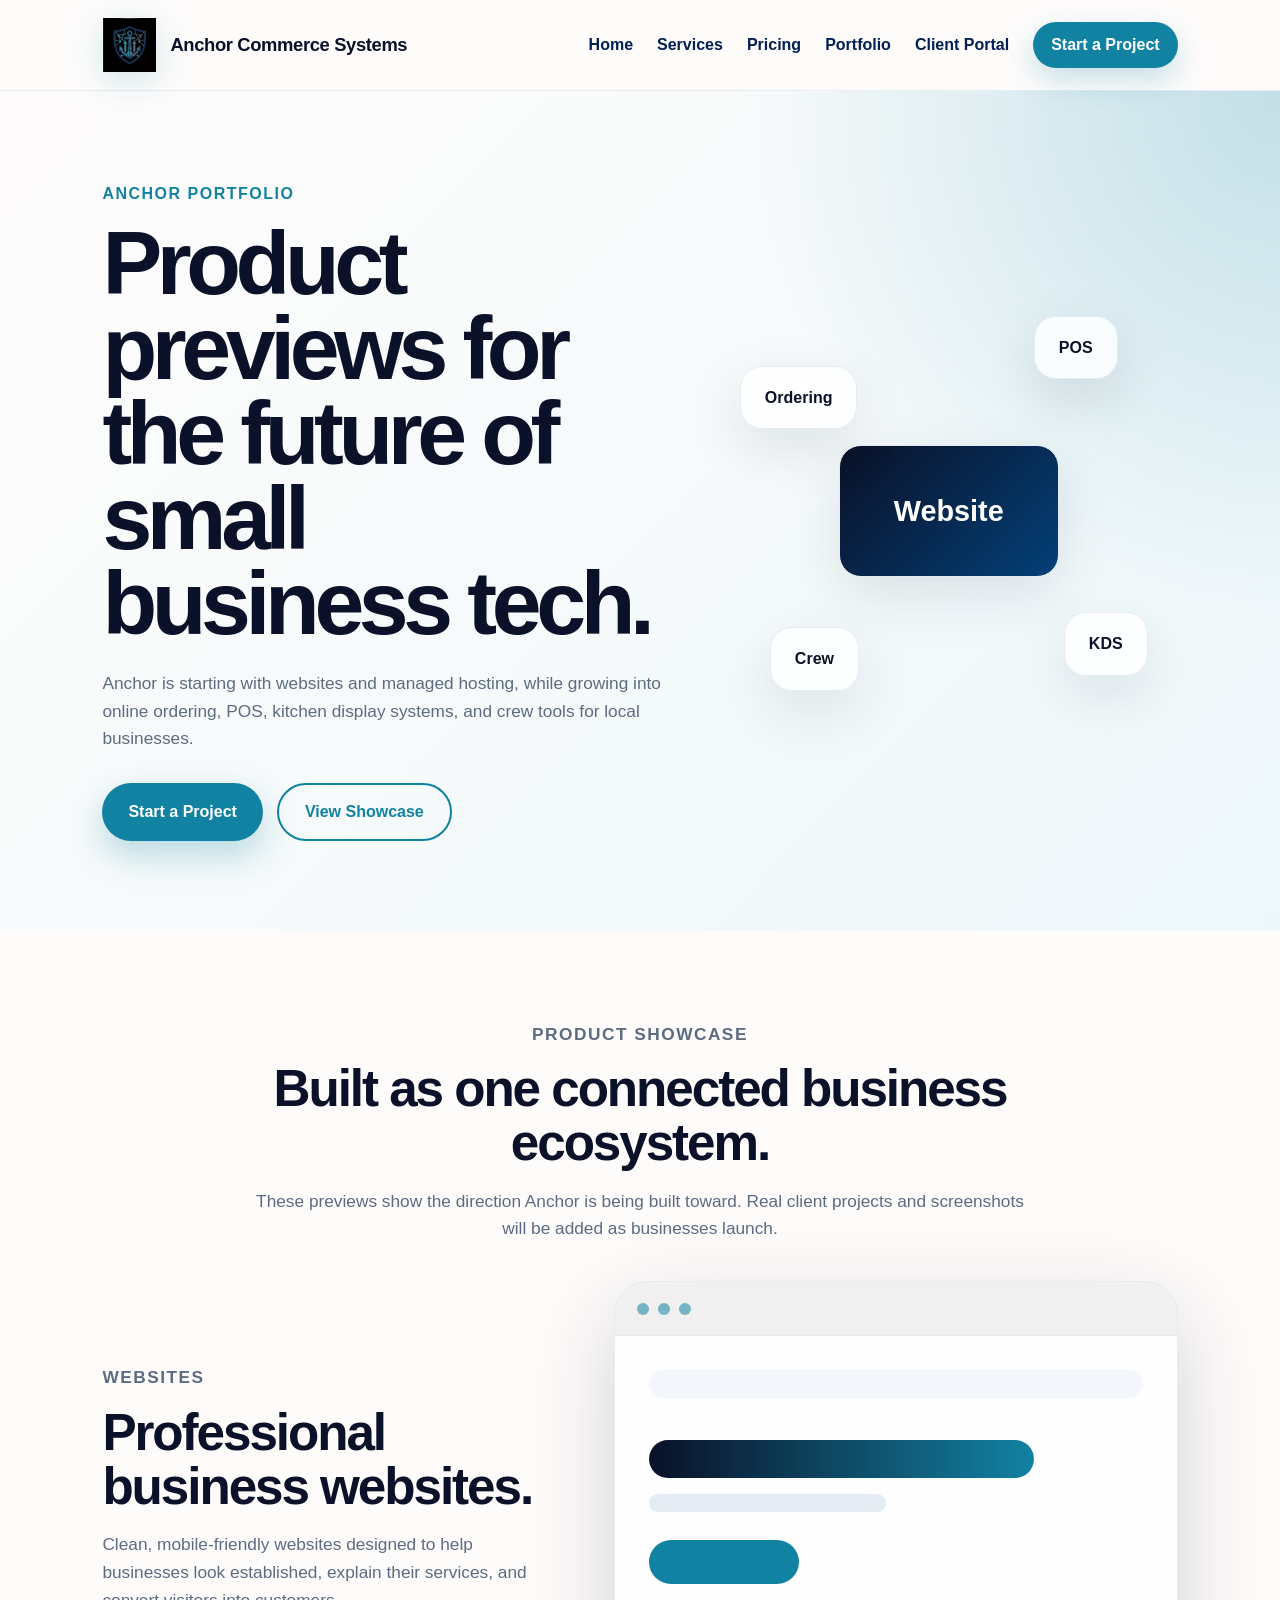
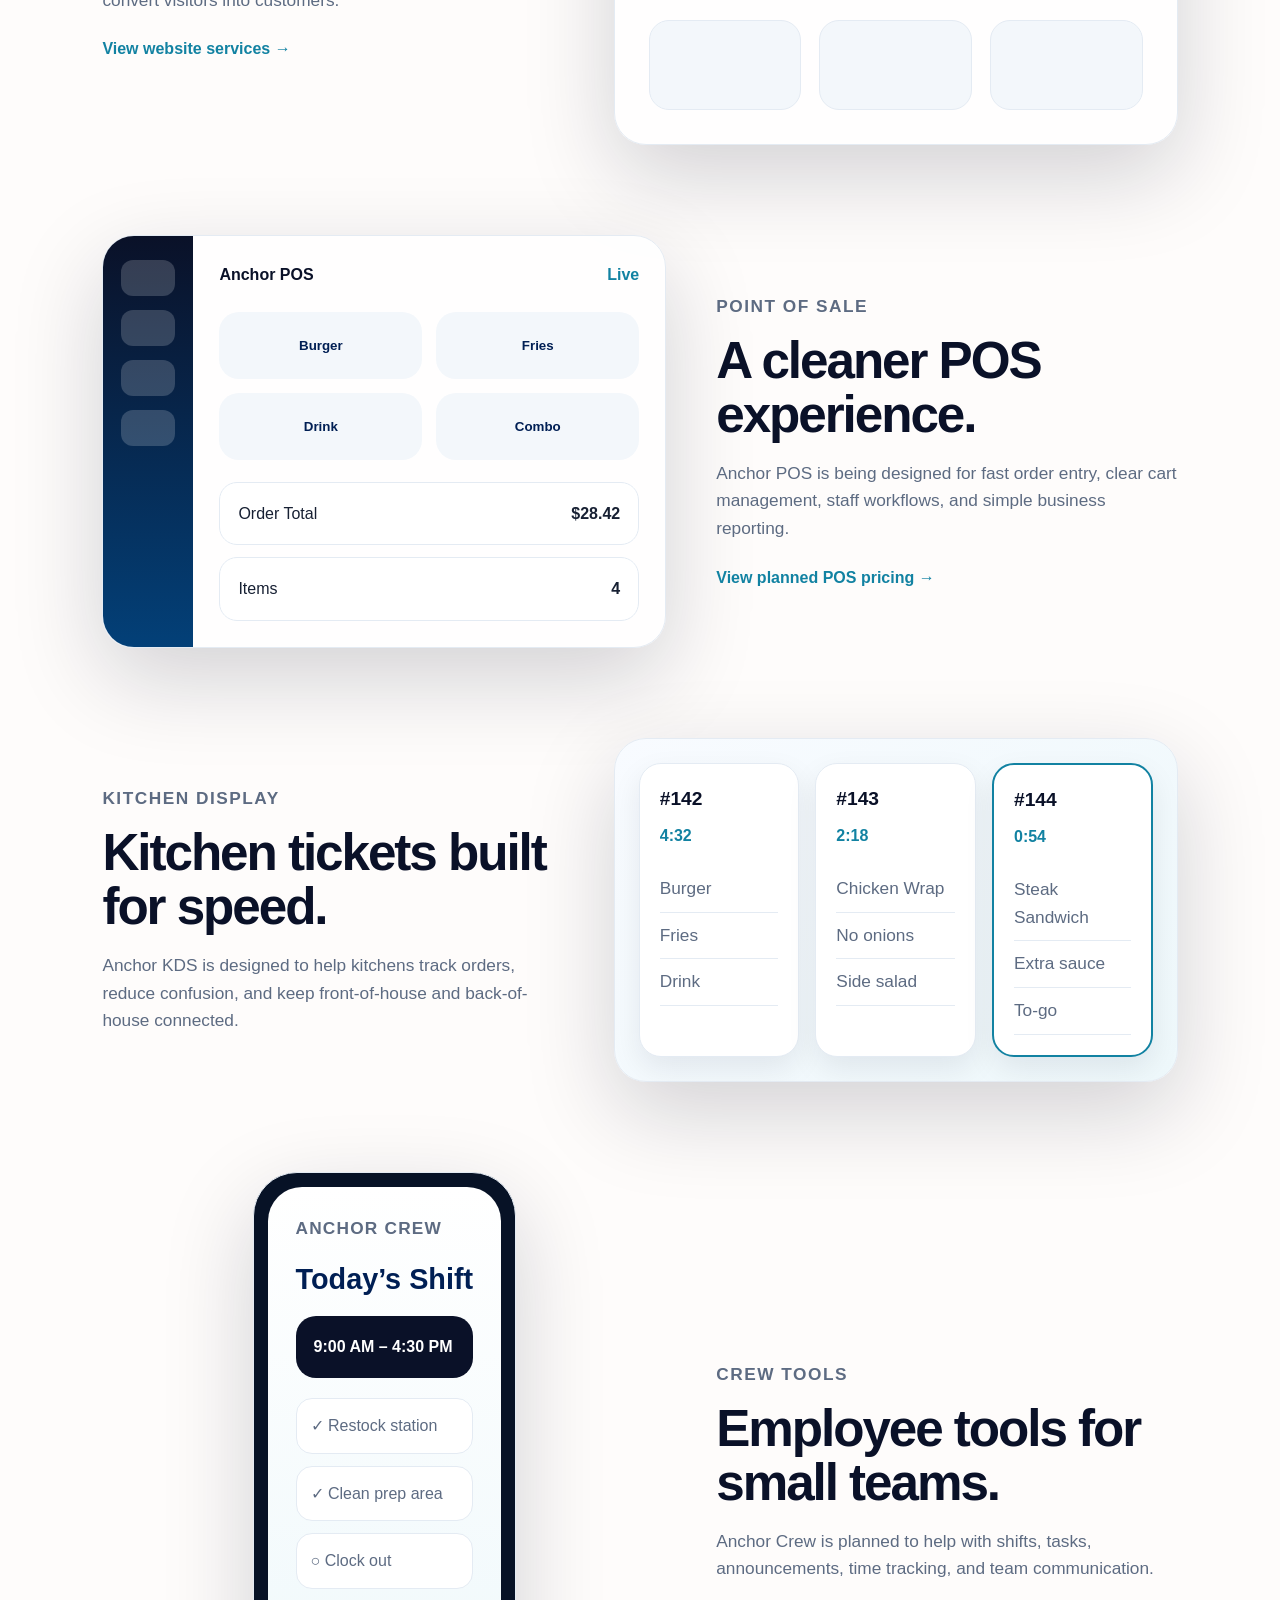
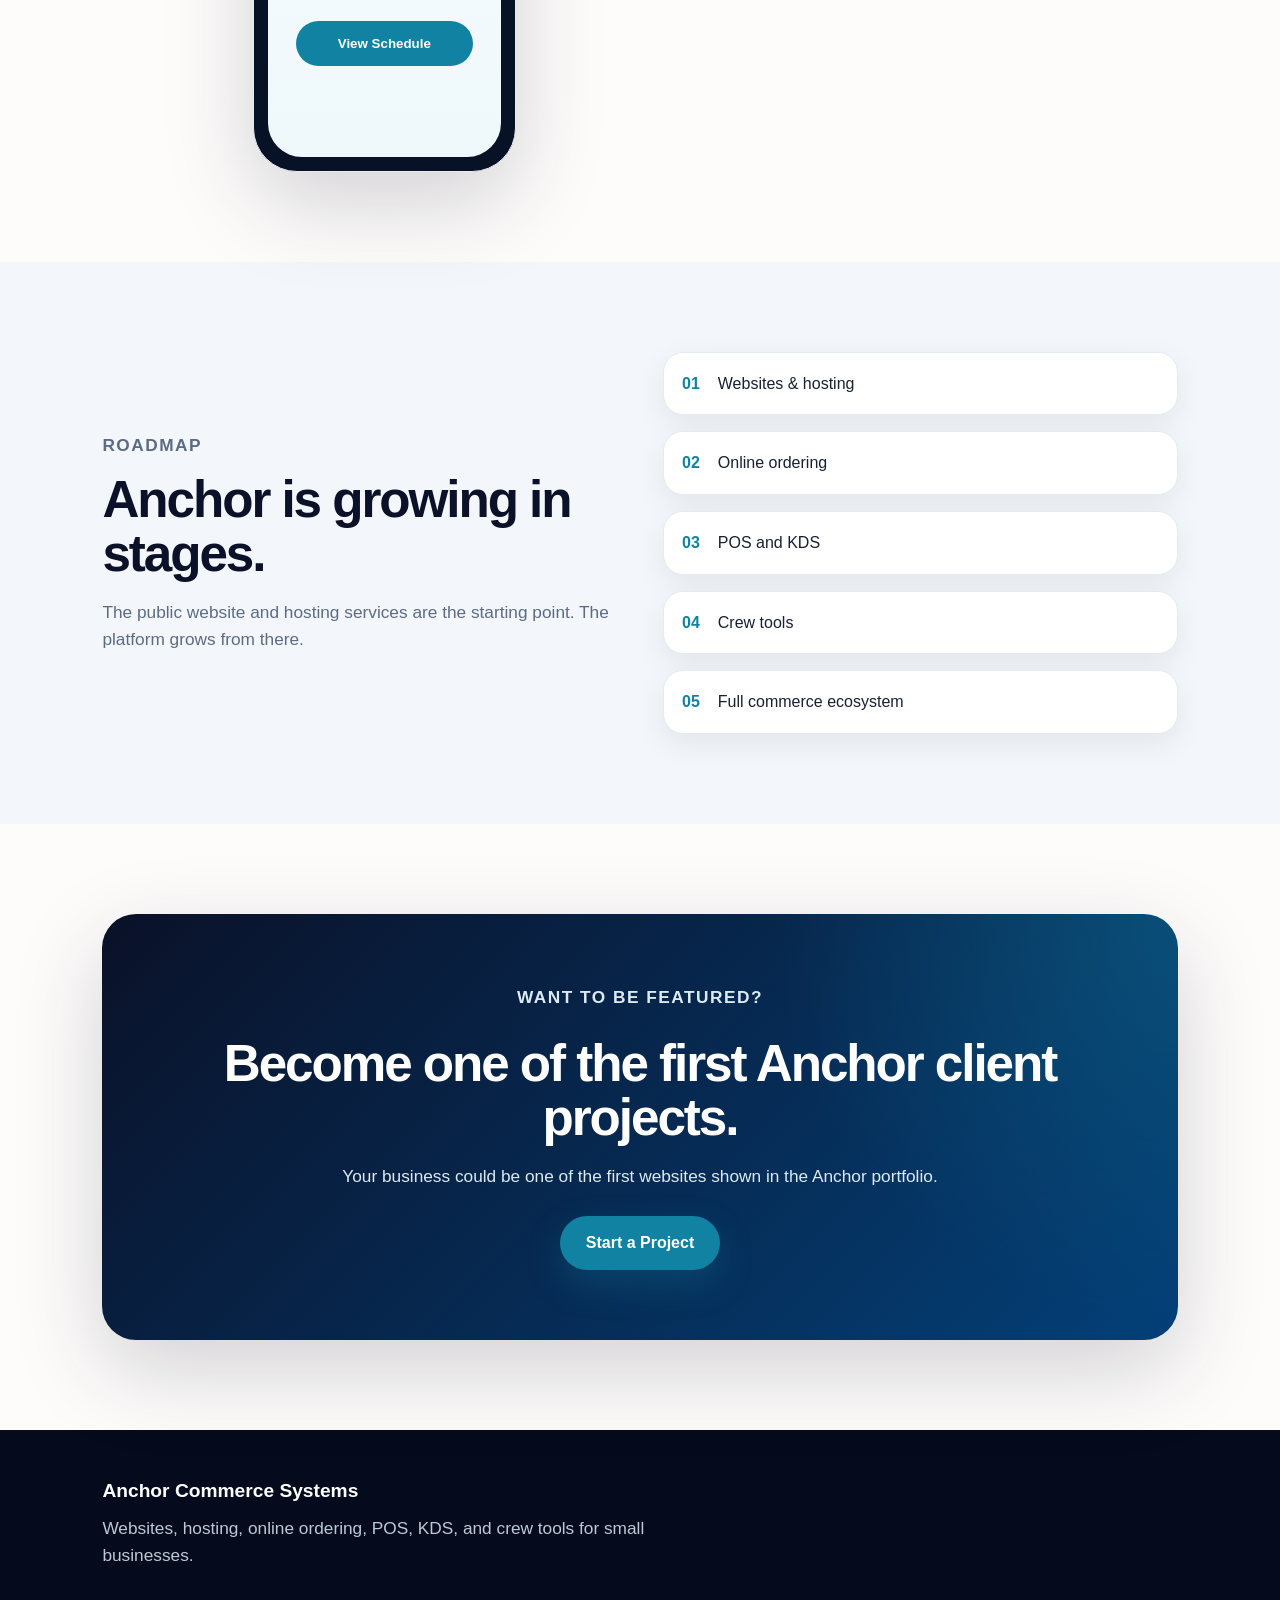
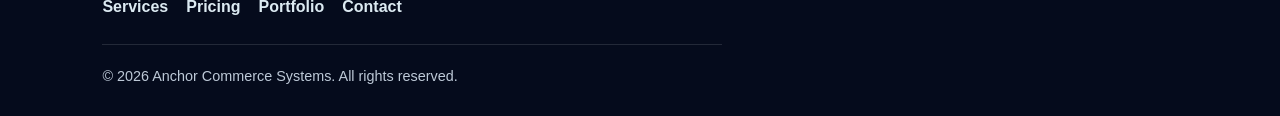
<file: portfolio.html>
<!DOCTYPE html>
<html lang="en">
<head>
  <meta charset="UTF-8" />
  <meta name="viewport" content="width=device-width, initial-scale=1.0" />

  <title>Portfolio | Anchor Commerce Systems</title>
  <meta name="description" content="Explore Anchor Commerce Systems website, POS, KDS, online ordering, and crew management product previews." />

  <link rel="icon" type="image/x-icon" href="Main-Logo.ico">

  <link rel="stylesheet" href="main.css" />
  <link rel="stylesheet" href="animations.css" />
  <link rel="stylesheet" href="responsive.css" />
</head>

<body>
<header class="site-header">
  <a class="brand" href="index.html">
    <img src="Main-Logo.svg" alt="Anchor Commerce Systems Logo" class="brand-logo">
    <span class="brand-text">Anchor Commerce Systems</span>
  </a>

  <button class="menu-toggle" id="menuToggle" aria-label="Open navigation">☰</button>

  <nav class="nav-links" id="navLinks">
    <a href="index.html">Home</a>
    <a href="services.html">Services</a>
    <a href="pricing.html">Pricing</a>
    <a href="portfolio.html">Portfolio</a>
    <a href="dashboard.html">Client Portal</a>
    <a href="contact.html" class="nav-cta">Start a Project</a>
  </nav>
</header>

<main>
  <section class="hero portfolio-hero">
    <div class="hero-content reveal">
      <p class="eyebrow">Anchor Portfolio</p>
      <h1>Product previews for the future of small business tech.</h1>
      <p class="hero-text">
        Anchor is starting with websites and managed hosting, while growing into online ordering,
        POS, kitchen display systems, and crew tools for local businesses.
      </p>

      <div class="hero-actions">
        <a href="contact.html" class="btn primary">Start a Project</a>
        <a href="#showcase" class="btn secondary">View Showcase</a>
      </div>
    </div>

    <div class="portfolio-orbit reveal">
      <div class="orbit-card big">Website</div>
      <div class="orbit-card">POS</div>
      <div class="orbit-card">KDS</div>
      <div class="orbit-card">Crew</div>
      <div class="orbit-card">Ordering</div>
    </div>
  </section>

  <section class="section" id="showcase">
    <div class="section-heading reveal">
      <p class="eyebrow">Product Showcase</p>
      <h2>Built as one connected business ecosystem.</h2>
      <p>
        These previews show the direction Anchor is being built toward. Real client projects
        and screenshots will be added as businesses launch.
      </p>
    </div>

    <div class="showcase-stack">
      <article class="showcase-block reveal">
        <div>
          <p class="eyebrow">Websites</p>
          <h2>Professional business websites.</h2>
          <p>
            Clean, mobile-friendly websites designed to help businesses look established,
            explain their services, and convert visitors into customers.
          </p>
          <a href="services.html" class="text-link">View website services →</a>
        </div>

        <div class="browser-mockup">
          <div class="browser-top"><span></span><span></span><span></span></div>
          <div class="browser-page">
            <div class="browser-nav"></div>
            <div class="browser-hero-line"></div>
            <div class="browser-text-line short"></div>
            <div class="browser-button"></div>
            <div class="browser-grid">
              <i></i><i></i><i></i>
            </div>
          </div>
        </div>
      </article>

      <article class="showcase-block reverse reveal">
        <div class="pos-mockup">
          <div class="pos-sidebar">
            <span></span><span></span><span></span><span></span>
          </div>
          <div class="pos-main">
            <div class="pos-header">
              <b>Anchor POS</b>
              <span>Live</span>
            </div>
            <div class="pos-grid">
              <button>Burger</button>
              <button>Fries</button>
              <button>Drink</button>
              <button>Combo</button>
            </div>
            <div class="pos-cart">
              <div><span>Order Total</span><b>$28.42</b></div>
              <div><span>Items</span><b>4</b></div>
            </div>
          </div>
        </div>

        <div>
          <p class="eyebrow">Point of Sale</p>
          <h2>A cleaner POS experience.</h2>
          <p>
            Anchor POS is being designed for fast order entry, clear cart management,
            staff workflows, and simple business reporting.
          </p>
          <a href="pricing.html" class="text-link">View planned POS pricing →</a>
        </div>
      </article>

      <article class="showcase-block reveal">
        <div>
          <p class="eyebrow">Kitchen Display</p>
          <h2>Kitchen tickets built for speed.</h2>
          <p>
            Anchor KDS is designed to help kitchens track orders, reduce confusion,
            and keep front-of-house and back-of-house connected.
          </p>
        </div>

        <div class="kds-board">
          <div class="ticket">
            <b>#142</b>
            <span>4:32</span>
            <p>Burger</p>
            <p>Fries</p>
            <p>Drink</p>
          </div>
          <div class="ticket">
            <b>#143</b>
            <span>2:18</span>
            <p>Chicken Wrap</p>
            <p>No onions</p>
            <p>Side salad</p>
          </div>
          <div class="ticket active">
            <b>#144</b>
            <span>0:54</span>
            <p>Steak Sandwich</p>
            <p>Extra sauce</p>
            <p>To-go</p>
          </div>
        </div>
      </article>

      <article class="showcase-block reverse reveal">
        <div class="phone-mockup">
          <div class="phone-screen">
            <p class="phone-label">Anchor Crew</p>
            <h3>Today’s Shift</h3>
            <div class="shift-card">9:00 AM – 4:30 PM</div>
            <div class="task">✓ Restock station</div>
            <div class="task">✓ Clean prep area</div>
            <div class="task">○ Clock out</div>
            <button>View Schedule</button>
          </div>
        </div>

        <div>
          <p class="eyebrow">Crew Tools</p>
          <h2>Employee tools for small teams.</h2>
          <p>
            Anchor Crew is planned to help with shifts, tasks, announcements,
            time tracking, and team communication.
          </p>
        </div>
      </article>
    </div>
  </section>

  <section class="section split">
    <div class="reveal">
      <p class="eyebrow">Roadmap</p>
      <h2>Anchor is growing in stages.</h2>
      <p>
        The public website and hosting services are the starting point. The platform grows from there.
      </p>
    </div>

    <div class="timeline reveal">
      <div><strong>01</strong><span>Websites & hosting</span></div>
      <div><strong>02</strong><span>Online ordering</span></div>
      <div><strong>03</strong><span>POS and KDS</span></div>
      <div><strong>04</strong><span>Crew tools</span></div>
      <div><strong>05</strong><span>Full commerce ecosystem</span></div>
    </div>
  </section>

  <section class="cta reveal">
    <p class="eyebrow">Want to be featured?</p>
    <h2>Become one of the first Anchor client projects.</h2>
    <p>
      Your business could be one of the first websites shown in the Anchor portfolio.
    </p>
    <a href="contact.html" class="btn primary">Start a Project</a>
  </section>
</main>

<footer class="site-footer">
  <div>
    <strong>Anchor Commerce Systems</strong>
    <p>Websites, hosting, online ordering, POS, KDS, and crew tools for small businesses.</p>
  </div>

  <div class="footer-links">
    <a href="services.html">Services</a>
    <a href="pricing.html">Pricing</a>
    <a href="portfolio.html">Portfolio</a>
    <a href="contact.html">Contact</a>
  </div>

  <p class="footer-bottom">© 2026 Anchor Commerce Systems. All rights reserved.</p>
</footer>

<script src="navbar.js"></script>
<script src="animations.js"></script>
<script src="app.js"></script>
</body>
</html>
</file>
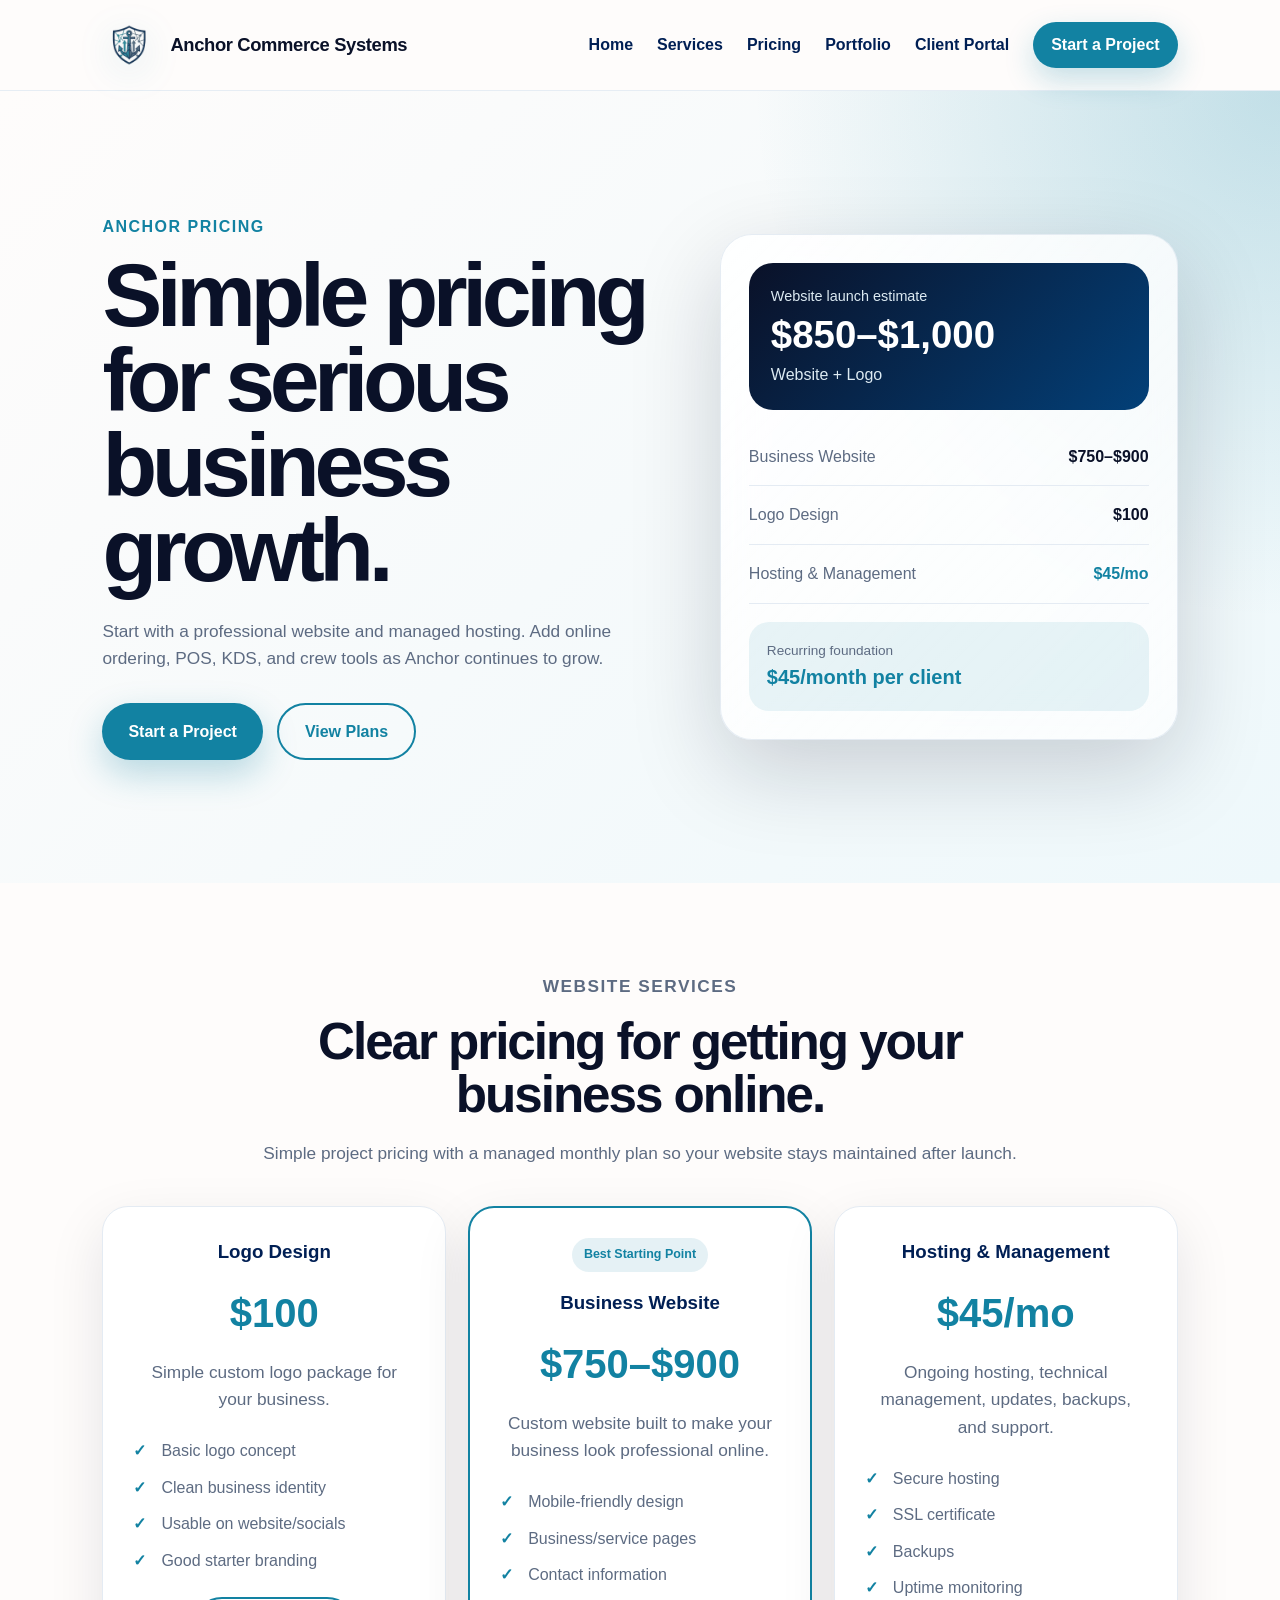
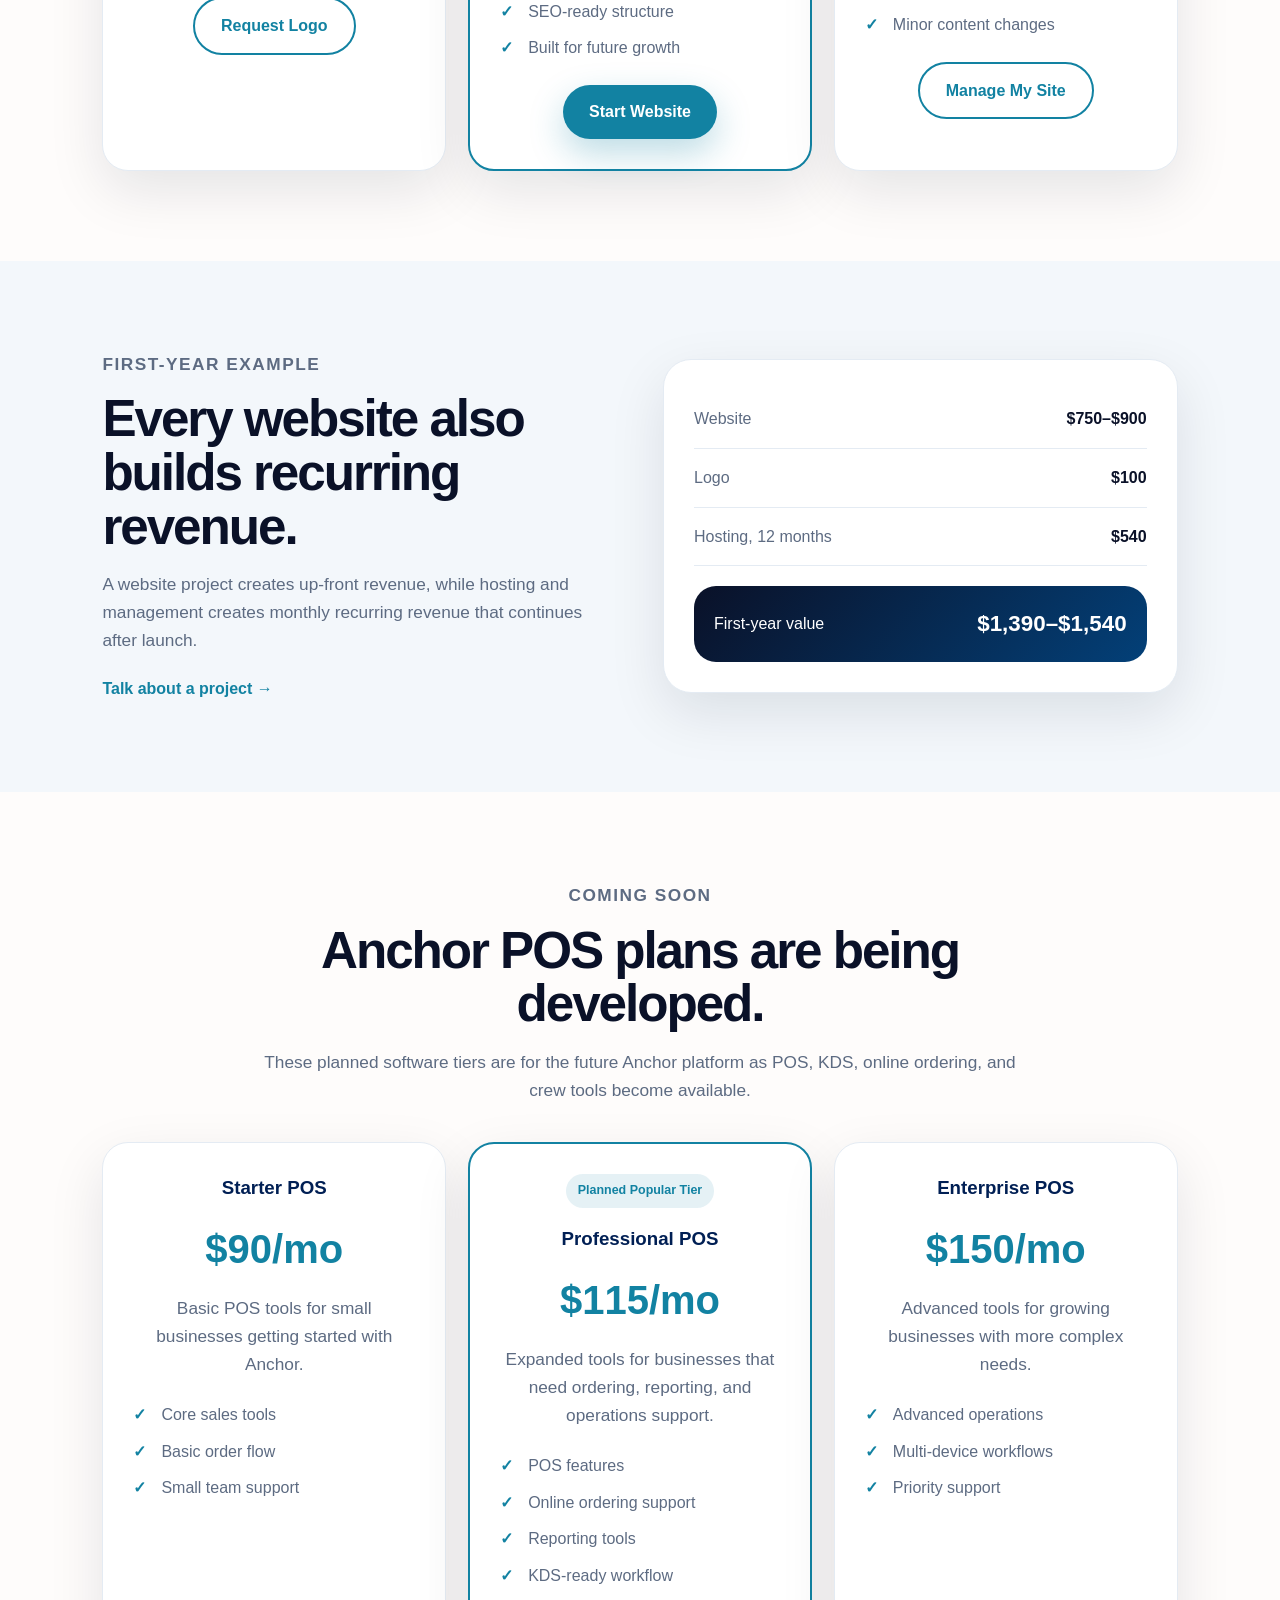
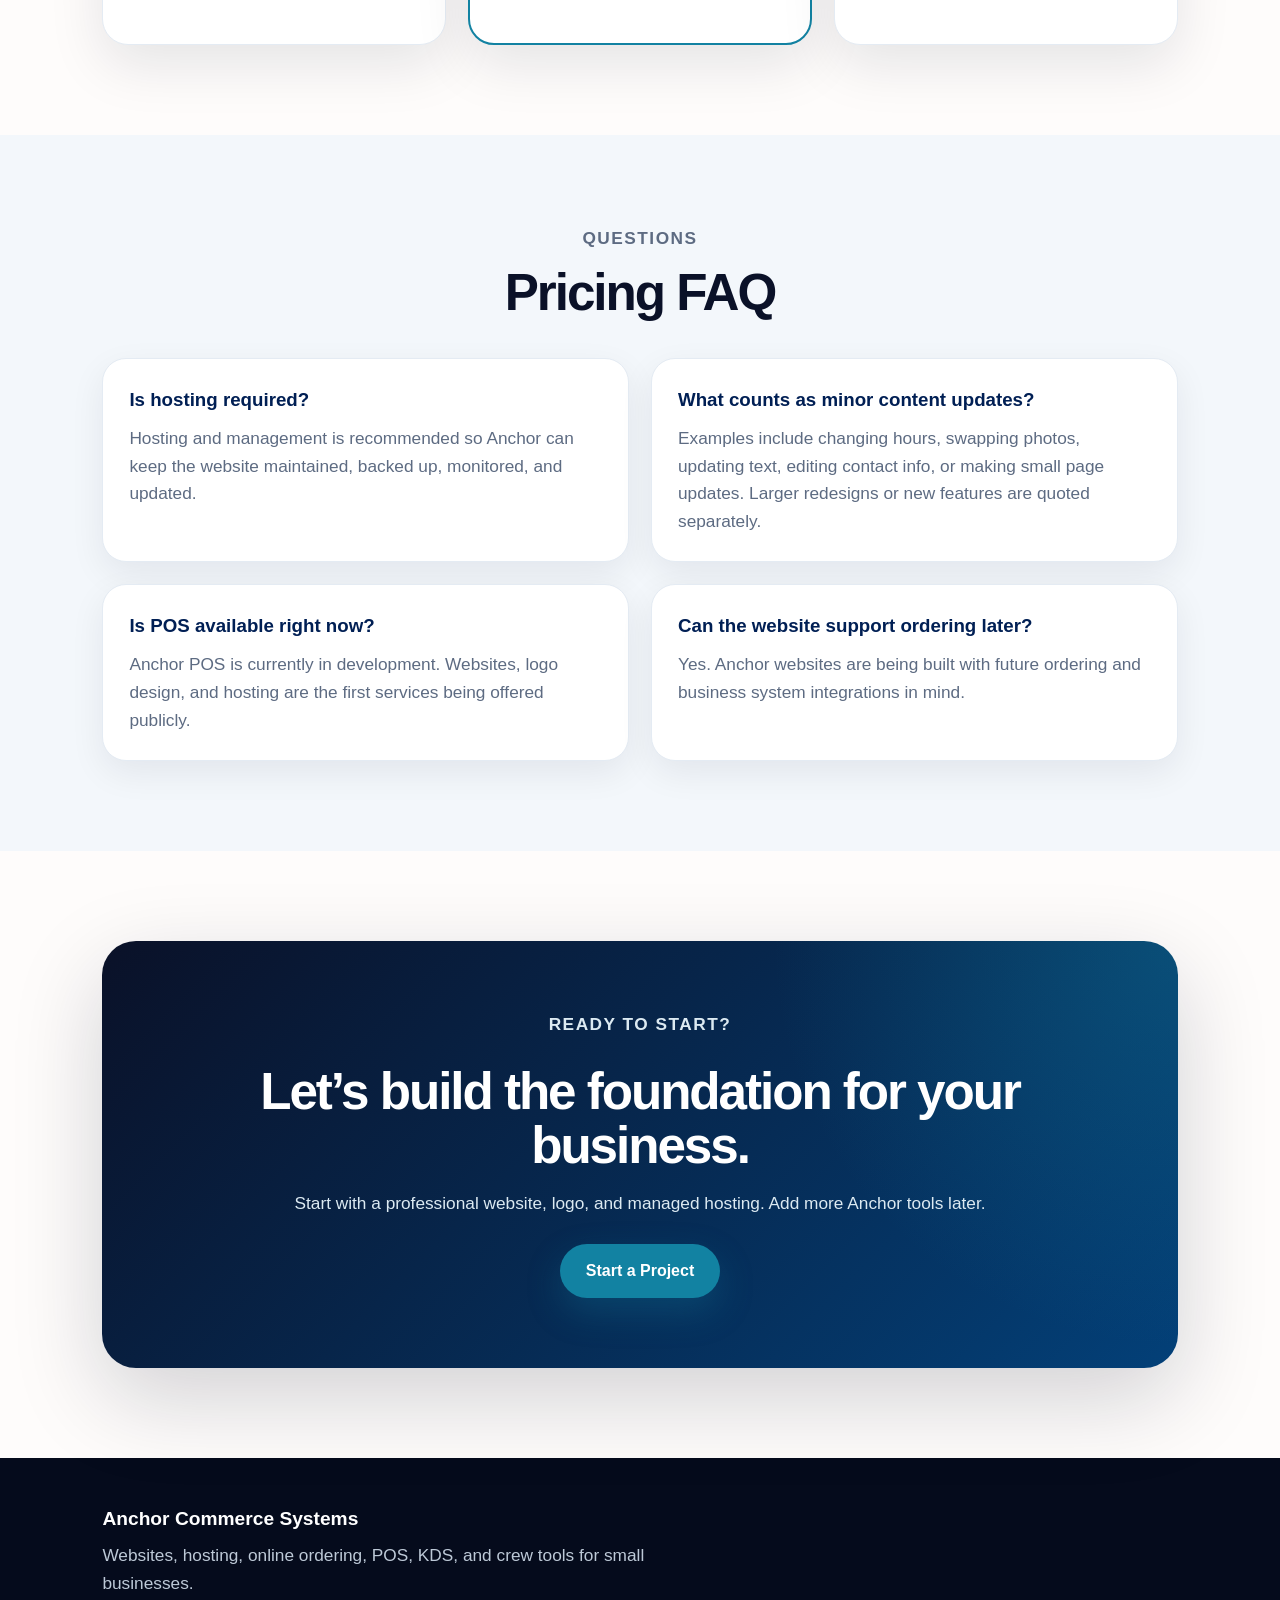
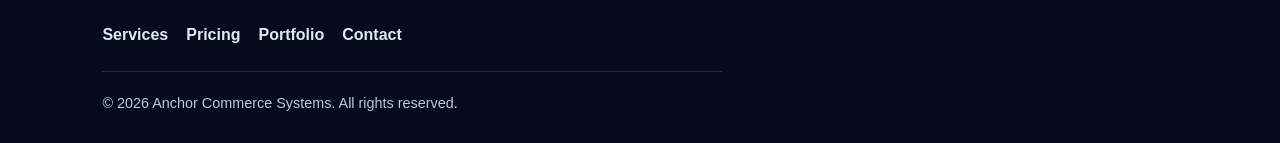
<file: pricing.html>
<!DOCTYPE html>
<html lang="en">
<head>
  <meta charset="UTF-8" />
  <meta name="viewport" content="width=device-width, initial-scale=1.0" />

  <title>Pricing | Anchor Commerce Systems</title>
  <meta name="description" content="Simple pricing for Anchor Commerce Systems websites, logo design, hosting and management, and future POS plans." />

  <link rel="icon" type="image/x-icon" href="Main-Logo.ico">

  <link rel="stylesheet" href="main.css" />
  <link rel="stylesheet" href="animations.css" />
  <link rel="stylesheet" href="responsive.css" />
</head>

<body>
<header class="site-header">
  <a class="brand" href="index.html">
    <img src="Main-Logo.png" alt="Anchor Commerce Systems Logo" class="brand-logo">
    <span class="brand-text">Anchor Commerce Systems</span>
  </a>

  <button class="menu-toggle" id="menuToggle" aria-label="Open navigation">☰</button>

  <nav class="nav-links" id="navLinks">
    <a href="index.html">Home</a>
    <a href="services.html">Services</a>
    <a href="pricing.html">Pricing</a>
    <a href="portfolio.html">Portfolio</a>
    <a href="dashboard.html">Client Portal</a>
    <a href="contact.html" class="nav-cta">Start a Project</a>
  </nav>
</header>

<main>
  <section class="hero pricing-hero">
    <div class="hero-content reveal">
      <p class="eyebrow">Anchor Pricing</p>
      <h1>Simple pricing for serious business growth.</h1>
      <p class="hero-text">
        Start with a professional website and managed hosting. Add online ordering,
        POS, KDS, and crew tools as Anchor continues to grow.
      </p>

      <div class="hero-actions">
        <a href="contact.html" class="btn primary">Start a Project</a>
        <a href="#plans" class="btn secondary">View Plans</a>
      </div>
    </div>

    <div class="pricing-summary reveal">
      <div class="summary-header">
        <p>Website launch estimate</p>
        <strong>$850–$1,000</strong>
        <span>Website + Logo</span>
      </div>

      <div class="summary-line">
        <span>Business Website</span>
        <b>$750–$900</b>
      </div>

      <div class="summary-line">
        <span>Logo Design</span>
        <b>$100</b>
      </div>

      <div class="summary-line active">
        <span>Hosting & Management</span>
        <b>$45/mo</b>
      </div>

      <div class="summary-footer">
        <span>Recurring foundation</span>
        <strong>$45/month per client</strong>
      </div>
    </div>
  </section>

  <section class="section" id="plans">
    <div class="section-heading reveal">
      <p class="eyebrow">Website Services</p>
      <h2>Clear pricing for getting your business online.</h2>
      <p>
        Simple project pricing with a managed monthly plan so your website stays maintained after launch.
      </p>
    </div>

    <div class="pricing-grid">
      <article class="price-card reveal">
        <h3>Logo Design</h3>
        <p class="price">$100</p>
        <p>Simple custom logo package for your business.</p>

        <ul class="pricing-list">
          <li>Basic logo concept</li>
          <li>Clean business identity</li>
          <li>Usable on website/socials</li>
          <li>Good starter branding</li>
        </ul>

        <a href="contact.html" class="btn secondary">Request Logo</a>
      </article>

      <article class="price-card featured reveal">
        <div class="badge">Best Starting Point</div>
        <h3>Business Website</h3>
        <p class="price">$750–$900</p>
        <p>Custom website built to make your business look professional online.</p>

        <ul class="pricing-list">
          <li>Mobile-friendly design</li>
          <li>Business/service pages</li>
          <li>Contact information</li>
          <li>SEO-ready structure</li>
          <li>Built for future growth</li>
        </ul>

        <a href="contact.html" class="btn primary">Start Website</a>
      </article>

      <article class="price-card reveal">
        <h3>Hosting & Management</h3>
        <p class="price">$45/mo</p>
        <p>Ongoing hosting, technical management, updates, backups, and support.</p>

        <ul class="pricing-list">
          <li>Secure hosting</li>
          <li>SSL certificate</li>
          <li>Backups</li>
          <li>Uptime monitoring</li>
          <li>Minor content changes</li>
        </ul>

        <a href="contact.html" class="btn secondary">Manage My Site</a>
      </article>
    </div>
  </section>

  <section class="section split">
    <div class="reveal">
      <p class="eyebrow">First-Year Example</p>
      <h2>Every website also builds recurring revenue.</h2>
      <p>
        A website project creates up-front revenue, while hosting and management creates
        monthly recurring revenue that continues after launch.
      </p>
      <a href="contact.html" class="text-link">Talk about a project →</a>
    </div>

    <div class="revenue-card reveal">
      <div class="revenue-row">
        <span>Website</span>
        <strong>$750–$900</strong>
      </div>

      <div class="revenue-row">
        <span>Logo</span>
        <strong>$100</strong>
      </div>

      <div class="revenue-row">
        <span>Hosting, 12 months</span>
        <strong>$540</strong>
      </div>

      <div class="revenue-total">
        <span>First-year value</span>
        <strong>$1,390–$1,540</strong>
      </div>
    </div>
  </section>

  <section class="section">
    <div class="section-heading reveal">
      <p class="eyebrow">Coming Soon</p>
      <h2>Anchor POS plans are being developed.</h2>
      <p>
        These planned software tiers are for the future Anchor platform as POS, KDS,
        online ordering, and crew tools become available.
      </p>
    </div>

    <div class="pricing-grid">
      <article class="price-card reveal">
        <h3>Starter POS</h3>
        <p class="price">$90/mo</p>
        <p>Basic POS tools for small businesses getting started with Anchor.</p>

        <ul class="pricing-list">
          <li>Core sales tools</li>
          <li>Basic order flow</li>
          <li>Small team support</li>
        </ul>
      </article>

      <article class="price-card featured reveal">
        <div class="badge">Planned Popular Tier</div>
        <h3>Professional POS</h3>
        <p class="price">$115/mo</p>
        <p>Expanded tools for businesses that need ordering, reporting, and operations support.</p>

        <ul class="pricing-list">
          <li>POS features</li>
          <li>Online ordering support</li>
          <li>Reporting tools</li>
          <li>KDS-ready workflow</li>
        </ul>
      </article>

      <article class="price-card reveal">
        <h3>Enterprise POS</h3>
        <p class="price">$150/mo</p>
        <p>Advanced tools for growing businesses with more complex needs.</p>

        <ul class="pricing-list">
          <li>Advanced operations</li>
          <li>Multi-device workflows</li>
          <li>Priority support</li>
        </ul>
      </article>
    </div>
  </section>

  <section class="section faq-section">
    <div class="section-heading reveal">
      <p class="eyebrow">Questions</p>
      <h2>Pricing FAQ</h2>
    </div>

    <div class="faq-grid">
      <article class="faq-item reveal">
        <h3>Is hosting required?</h3>
        <p>
          Hosting and management is recommended so Anchor can keep the website maintained,
          backed up, monitored, and updated.
        </p>
      </article>

      <article class="faq-item reveal">
        <h3>What counts as minor content updates?</h3>
        <p>
          Examples include changing hours, swapping photos, updating text, editing contact info,
          or making small page updates. Larger redesigns or new features are quoted separately.
        </p>
      </article>

      <article class="faq-item reveal">
        <h3>Is POS available right now?</h3>
        <p>
          Anchor POS is currently in development. Websites, logo design, and hosting are the first
          services being offered publicly.
        </p>
      </article>

      <article class="faq-item reveal">
        <h3>Can the website support ordering later?</h3>
        <p>
          Yes. Anchor websites are being built with future ordering and business system integrations in mind.
        </p>
      </article>
    </div>
  </section>

  <section class="cta reveal">
    <p class="eyebrow">Ready to Start?</p>
    <h2>Let’s build the foundation for your business.</h2>
    <p>
      Start with a professional website, logo, and managed hosting. Add more Anchor tools later.
    </p>
    <a href="contact.html" class="btn primary">Start a Project</a>
  </section>
</main>

<footer class="site-footer">
  <div>
    <strong>Anchor Commerce Systems</strong>
    <p>Websites, hosting, online ordering, POS, KDS, and crew tools for small businesses.</p>
  </div>

  <div class="footer-links">
    <a href="services.html">Services</a>
    <a href="pricing.html">Pricing</a>
    <a href="portfolio.html">Portfolio</a>
    <a href="contact.html">Contact</a>
  </div>

  <p class="footer-bottom">© 2026 Anchor Commerce Systems. All rights reserved.</p>
</footer>

<script src="navbar.js"></script>
<script src="animations.js"></script>
<script src="app.js"></script>
</body>
</html>
</file>
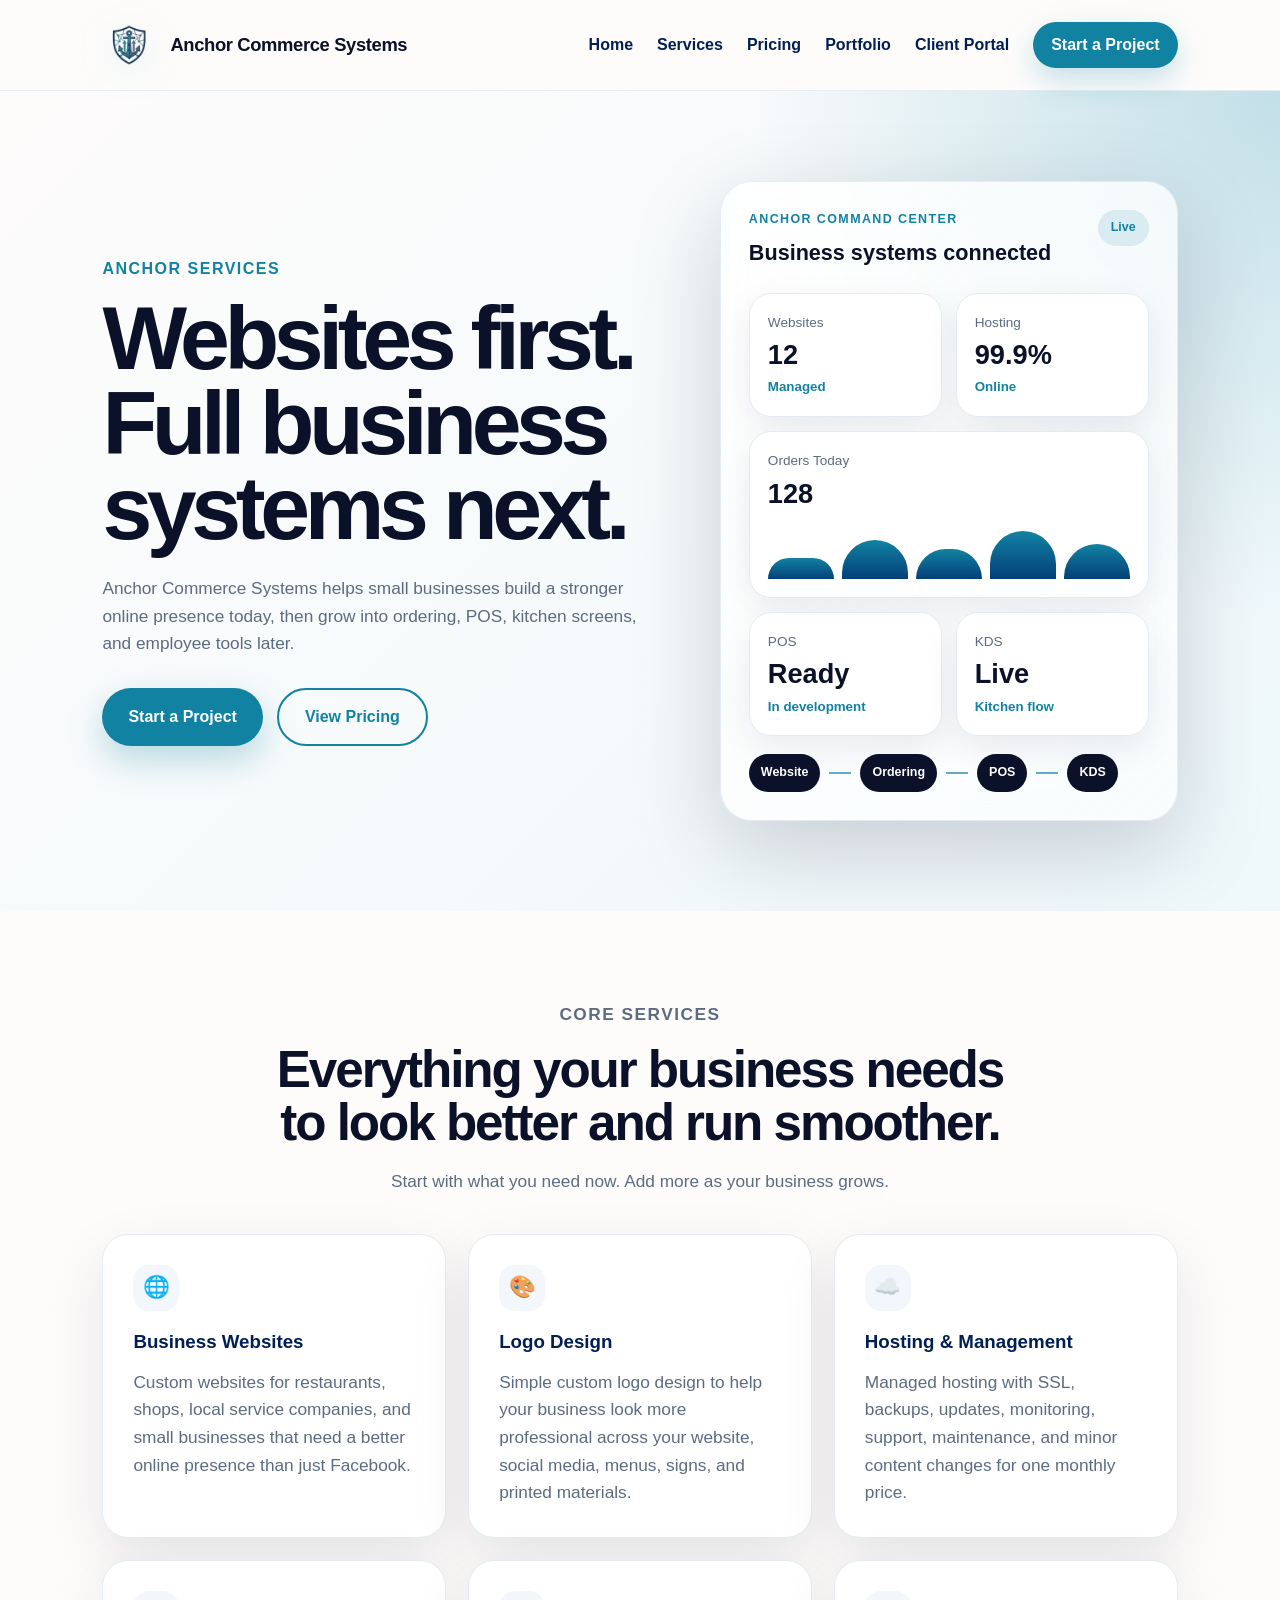
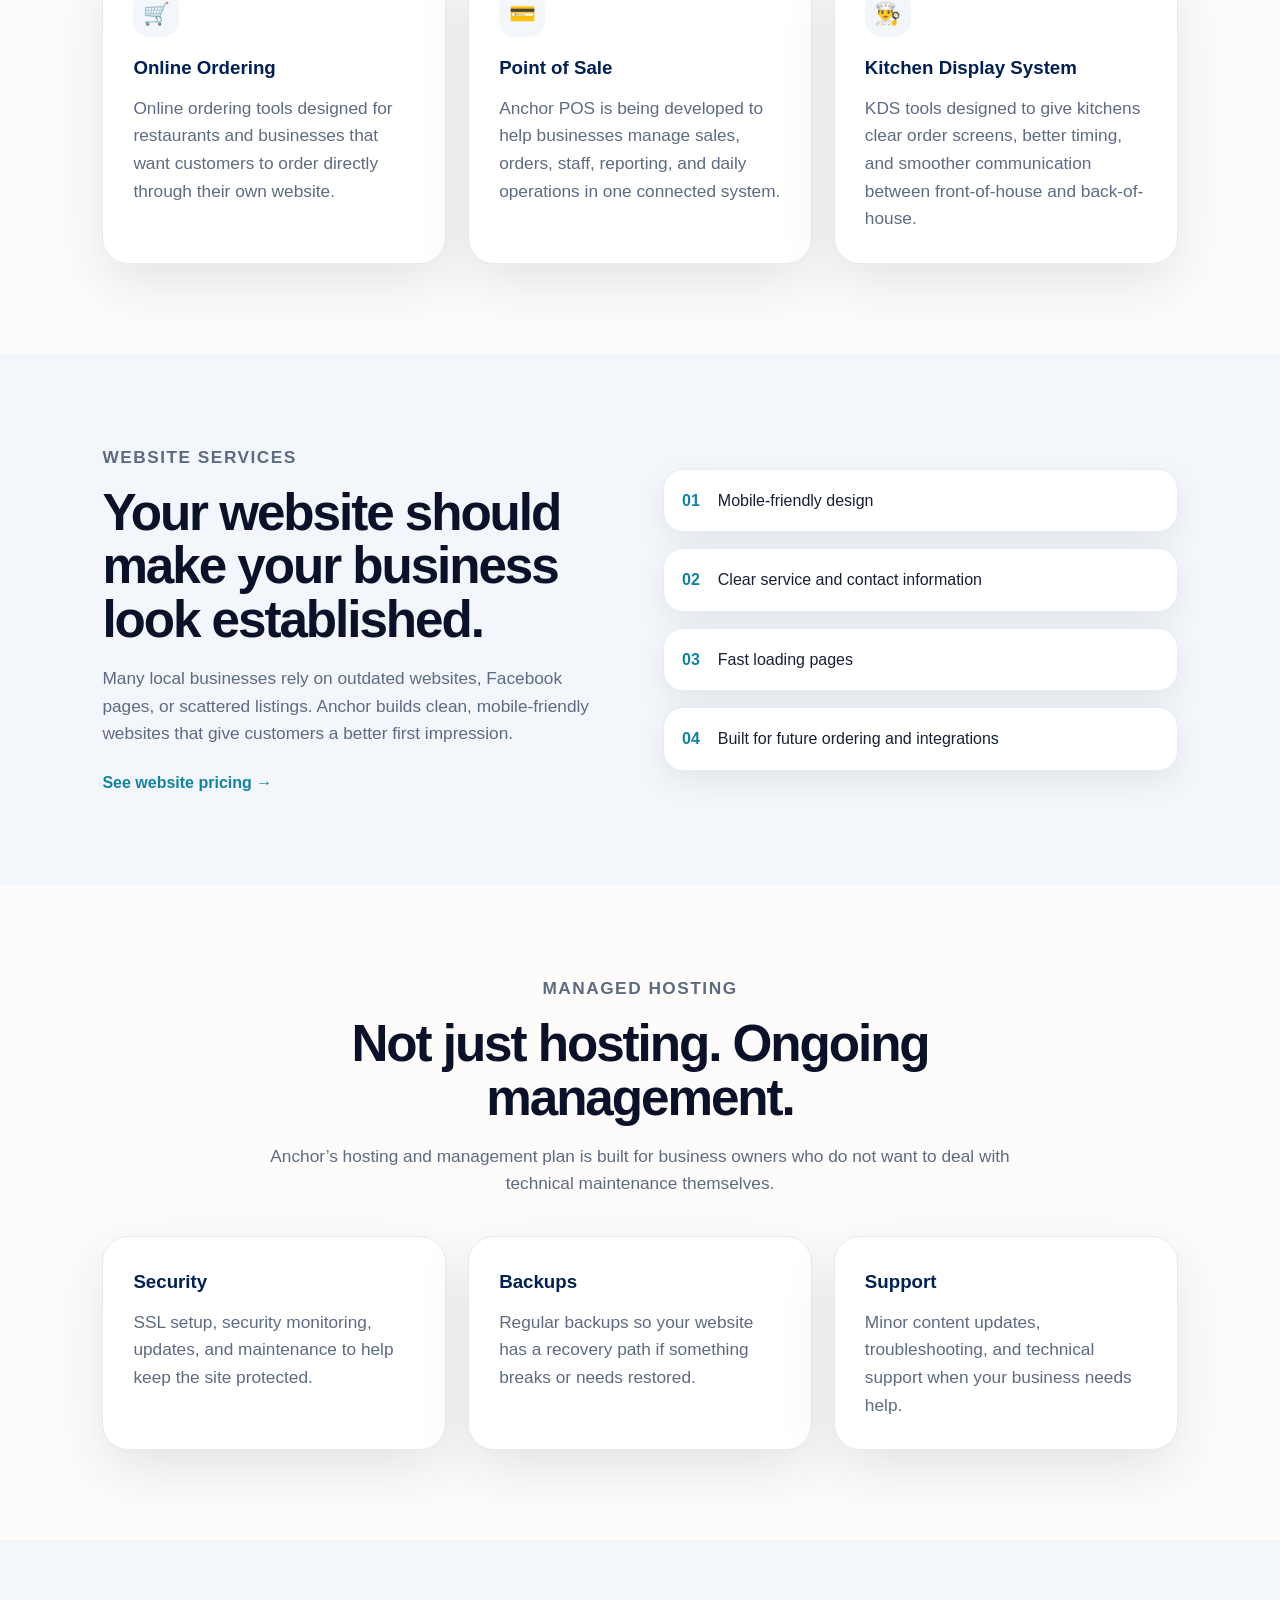
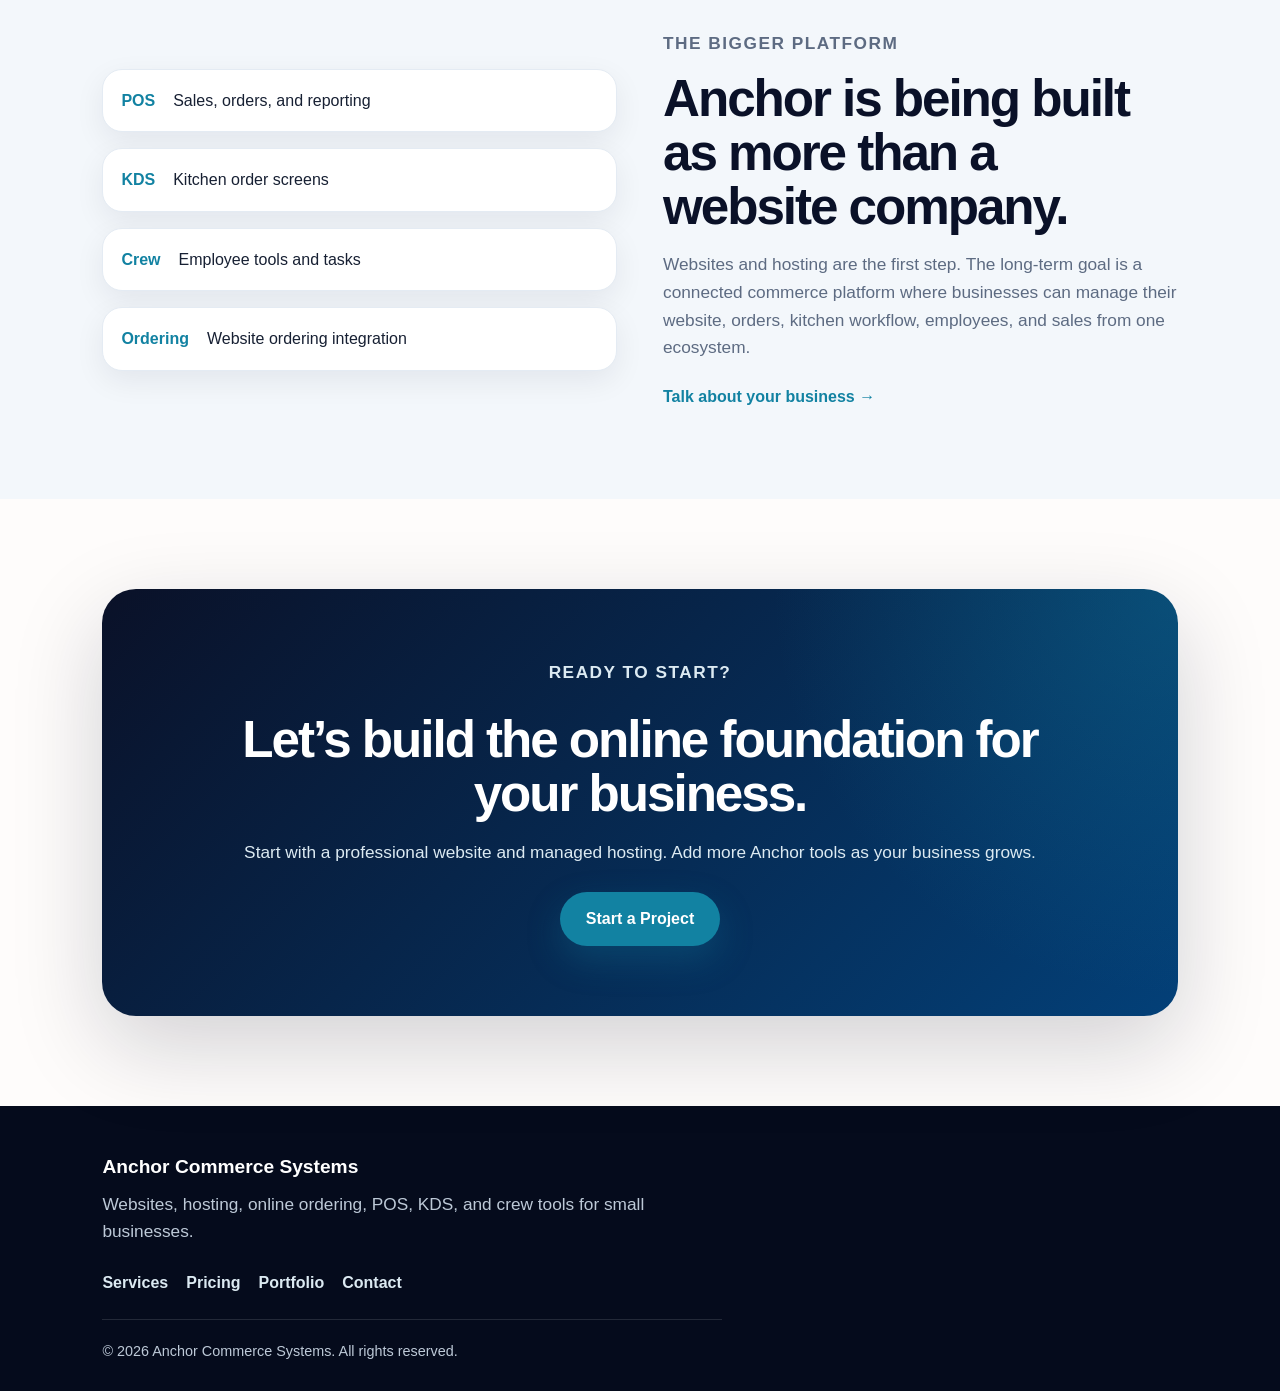
<file: services.html>
<!DOCTYPE html>
<html lang="en">
<head>
  <meta charset="UTF-8" />
  <meta name="viewport" content="width=device-width, initial-scale=1.0" />

  <title>Services | Anchor Commerce Systems</title>
  <meta name="description" content="Anchor Commerce Systems offers business websites, logo design, hosting and management, online ordering, POS, KDS, and crew tools for small businesses." />

  <link rel="icon" type="image/x-icon" href="Main-Logo.ico">

  <link rel="stylesheet" href="main.css" />
  <link rel="stylesheet" href="animations.css" />
  <link rel="stylesheet" href="responsive.css" />
</head>

<body>
<header class="site-header">
  <a class="brand" href="index.html">
    <img src="Main-Logo.png" alt="Anchor Commerce Systems Logo" class="brand-logo">
    <span class="brand-text">Anchor Commerce Systems</span>
  </a>

  <button class="menu-toggle" id="menuToggle" aria-label="Open navigation">☰</button>

  <nav class="nav-links" id="navLinks">
    <a href="index.html">Home</a>
    <a href="services.html">Services</a>
    <a href="pricing.html">Pricing</a>
    <a href="portfolio.html">Portfolio</a>
    <a href="dashboard.html">Client Portal</a>
    <a href="contact.html" class="nav-cta">Start a Project</a>
  </nav>
</header>

<main>
  <section class="hero service-hero">
    <div class="hero-content reveal">
      <p class="eyebrow">Anchor Services</p>
      <h1>Websites first. Full business systems next.</h1>
      <p class="hero-text">
        Anchor Commerce Systems helps small businesses build a stronger online presence today,
        then grow into ordering, POS, kitchen screens, and employee tools later.
      </p>

      <div class="hero-actions">
        <a href="contact.html" class="btn primary">Start a Project</a>
        <a href="pricing.html" class="btn secondary">View Pricing</a>
      </div>
    </div>

    <div class="service-dashboard reveal">
  <div class="dashboard-top">
    <div>
      <p>Anchor Command Center</p>
      <h3>Business systems connected</h3>
    </div>
    <span class="status-pill">Live</span>
  </div>

  <div class="dashboard-grid">
    <div class="dash-card">
      <span>Websites</span>
      <strong>12</strong>
      <small>Managed</small>
    </div>

    <div class="dash-card">
      <span>Hosting</span>
      <strong>99.9%</strong>
      <small>Online</small>
    </div>

    <div class="dash-card wide">
      <span>Orders Today</span>
      <strong>128</strong>
      <div class="mini-bars">
        <i></i><i></i><i></i><i></i><i></i>
      </div>
    </div>

    <div class="dash-card">
      <span>POS</span>
      <strong>Ready</strong>
      <small>In development</small>
    </div>

    <div class="dash-card">
      <span>KDS</span>
      <strong>Live</strong>
      <small>Kitchen flow</small>
    </div>
  </div>

  <div class="dashboard-flow">
    <div>Website</div>
    <span></span>
    <div>Ordering</div>
    <span></span>
    <div>POS</div>
    <span></span>
    <div>KDS</div>
  </div>
</div>
  </section>

  <section class="section">
    <div class="section-heading reveal">
      <p class="eyebrow">Core Services</p>
      <h2>Everything your business needs to look better and run smoother.</h2>
      <p>
        Start with what you need now. Add more as your business grows.
      </p>
    </div>

    <div class="card-grid">
      <article class="card reveal">
        <span class="card-icon">🌐</span>
        <h3>Business Websites</h3>
        <p>
          Custom websites for restaurants, shops, local service companies, and small businesses
          that need a better online presence than just Facebook.
        </p>
      </article>

      <article class="card reveal">
        <span class="card-icon">🎨</span>
        <h3>Logo Design</h3>
        <p>
          Simple custom logo design to help your business look more professional across your
          website, social media, menus, signs, and printed materials.
        </p>
      </article>

      <article class="card reveal">
        <span class="card-icon">☁️</span>
        <h3>Hosting & Management</h3>
        <p>
          Managed hosting with SSL, backups, updates, monitoring, support, maintenance,
          and minor content changes for one monthly price.
        </p>
      </article>

      <article class="card reveal">
        <span class="card-icon">🛒</span>
        <h3>Online Ordering</h3>
        <p>
          Online ordering tools designed for restaurants and businesses that want customers
          to order directly through their own website.
        </p>
      </article>

      <article class="card reveal">
        <span class="card-icon">💳</span>
        <h3>Point of Sale</h3>
        <p>
          Anchor POS is being developed to help businesses manage sales, orders, staff,
          reporting, and daily operations in one connected system.
        </p>
      </article>

      <article class="card reveal">
        <span class="card-icon">👨‍🍳</span>
        <h3>Kitchen Display System</h3>
        <p>
          KDS tools designed to give kitchens clear order screens, better timing,
          and smoother communication between front-of-house and back-of-house.
        </p>
      </article>
    </div>
  </section>

  <section class="section split">
    <div class="reveal">
      <p class="eyebrow">Website Services</p>
      <h2>Your website should make your business look established.</h2>
      <p>
        Many local businesses rely on outdated websites, Facebook pages, or scattered listings.
        Anchor builds clean, mobile-friendly websites that give customers a better first impression.
      </p>
      <a href="pricing.html" class="text-link">See website pricing →</a>
    </div>

    <div class="steps reveal">
      <div><strong>01</strong><span>Mobile-friendly design</span></div>
      <div><strong>02</strong><span>Clear service and contact information</span></div>
      <div><strong>03</strong><span>Fast loading pages</span></div>
      <div><strong>04</strong><span>Built for future ordering and integrations</span></div>
    </div>
  </section>

  <section class="section">
    <div class="section-heading reveal">
      <p class="eyebrow">Managed Hosting</p>
      <h2>Not just hosting. Ongoing management.</h2>
      <p>
        Anchor’s hosting and management plan is built for business owners who do not want to
        deal with technical maintenance themselves.
      </p>
    </div>

    <div class="card-grid">
      <article class="card reveal">
        <h3>Security</h3>
        <p>SSL setup, security monitoring, updates, and maintenance to help keep the site protected.</p>
      </article>

      <article class="card reveal">
        <h3>Backups</h3>
        <p>Regular backups so your website has a recovery path if something breaks or needs restored.</p>
      </article>

      <article class="card reveal">
        <h3>Support</h3>
        <p>Minor content updates, troubleshooting, and technical support when your business needs help.</p>
      </article>
    </div>
  </section>

  <section class="section split">
    <div class="steps reveal">
      <div><strong>POS</strong><span>Sales, orders, and reporting</span></div>
      <div><strong>KDS</strong><span>Kitchen order screens</span></div>
      <div><strong>Crew</strong><span>Employee tools and tasks</span></div>
      <div><strong>Ordering</strong><span>Website ordering integration</span></div>
    </div>

    <div class="reveal">
      <p class="eyebrow">The Bigger Platform</p>
      <h2>Anchor is being built as more than a website company.</h2>
      <p>
        Websites and hosting are the first step. The long-term goal is a connected commerce
        platform where businesses can manage their website, orders, kitchen workflow,
        employees, and sales from one ecosystem.
      </p>
      <a href="contact.html" class="text-link">Talk about your business →</a>
    </div>
  </section>

  <section class="cta reveal">
    <p class="eyebrow">Ready to Start?</p>
    <h2>Let’s build the online foundation for your business.</h2>
    <p>
      Start with a professional website and managed hosting. Add more Anchor tools as your business grows.
    </p>
    <a href="contact.html" class="btn primary">Start a Project</a>
  </section>
</main>

<footer class="site-footer">
  <div>
    <strong>Anchor Commerce Systems</strong>
    <p>Websites, hosting, online ordering, POS, KDS, and crew tools for small businesses.</p>
  </div>

  <div class="footer-links">
    <a href="services.html">Services</a>
    <a href="pricing.html">Pricing</a>
    <a href="portfolio.html">Portfolio</a>
    <a href="contact.html">Contact</a>
  </div>

  <p class="footer-bottom">© 2026 Anchor Commerce Systems. All rights reserved.</p>
</footer>

<script src="navbar.js"></script>
<script src="animations.js"></script>
<script src="app.js"></script>
</body>
</html>
</file>
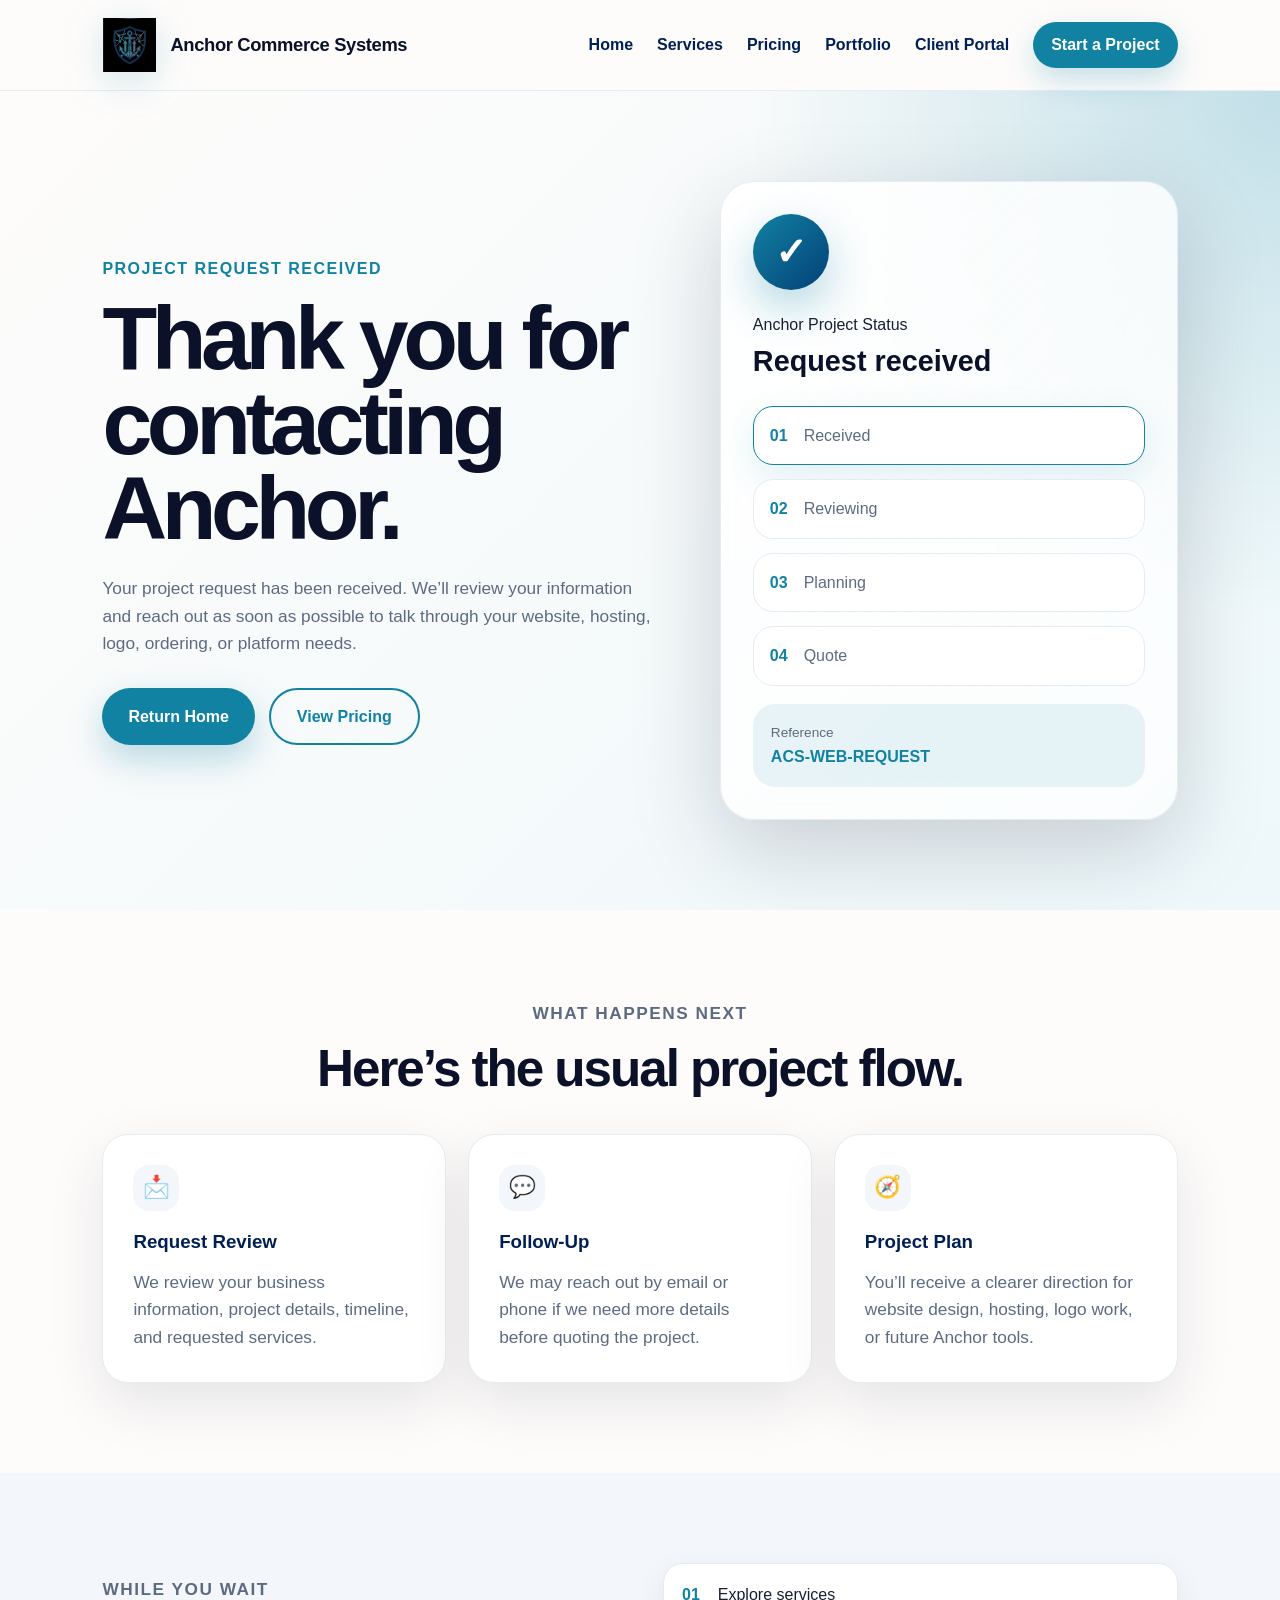
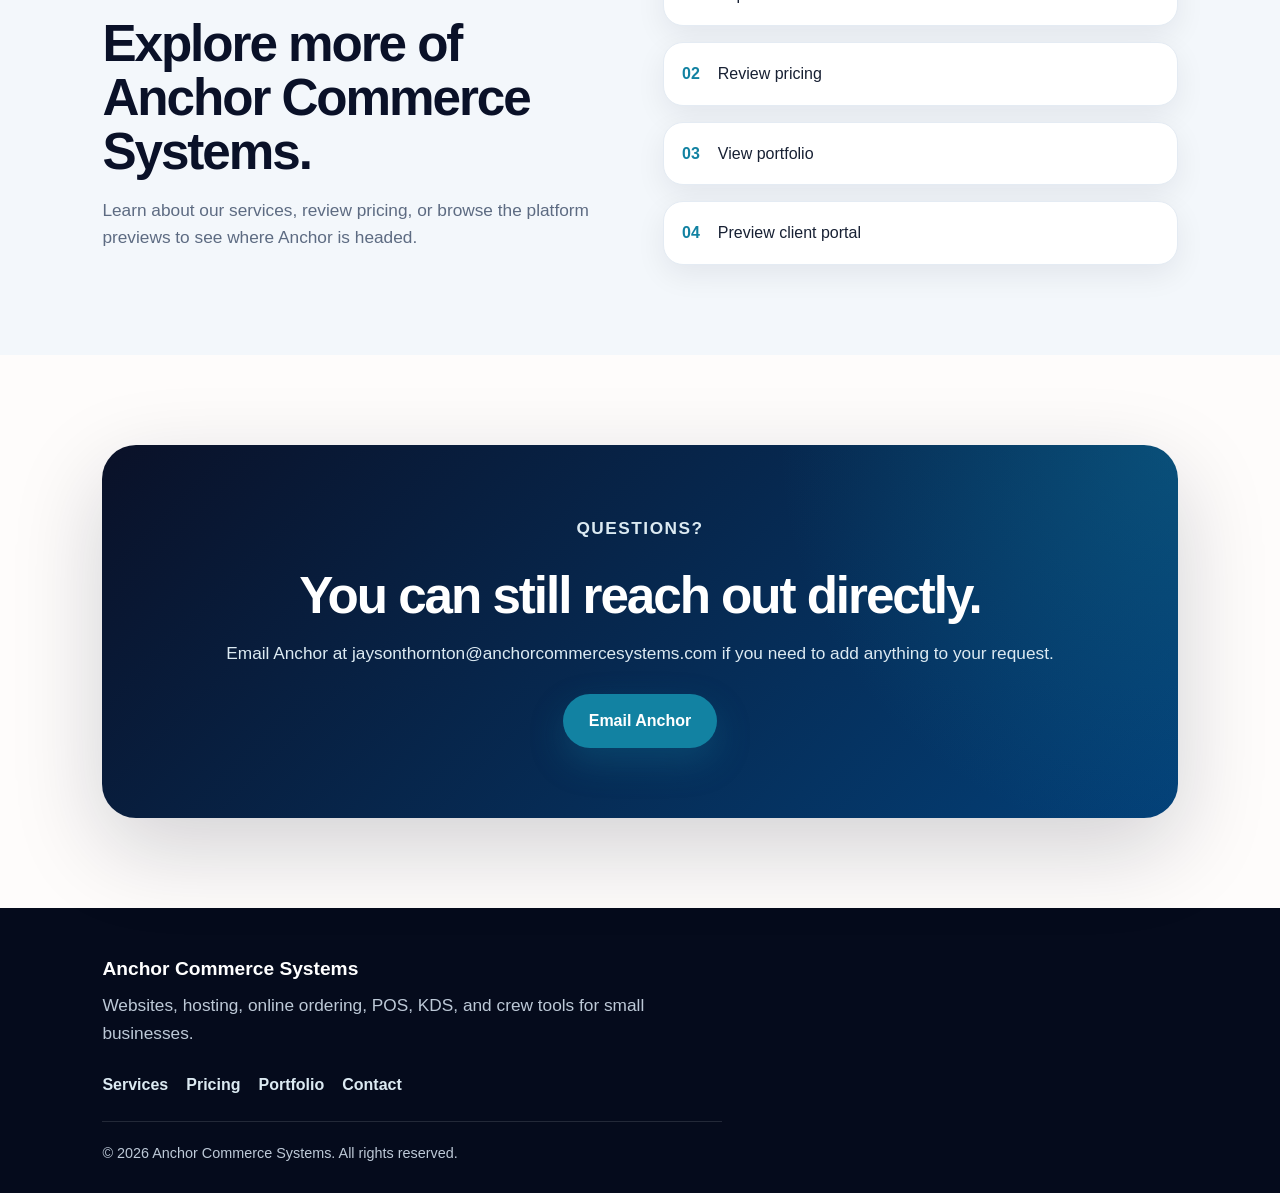
<file: thank-you.html>
<!DOCTYPE html>
<html lang="en">
<head>
  <meta charset="UTF-8" />
  <meta name="viewport" content="width=device-width, initial-scale=1.0" />

  <title>Thank You | Anchor Commerce Systems</title>
  <meta name="description" content="Thank you for contacting Anchor Commerce Systems. Your project request has been received." />

  <link rel="icon" type="image/x-icon" href="Main-Logo.ico">

  <link rel="stylesheet" href="main.css" />
  <link rel="stylesheet" href="animations.css" />
  <link rel="stylesheet" href="responsive.css" />
</head>

<body>
<header class="site-header">
  <a class="brand" href="index.html">
    <img src="Main-Logo.svg" alt="Anchor Commerce Systems Logo" class="brand-logo">
    <span class="brand-text">Anchor Commerce Systems</span>
  </a>

  <button class="menu-toggle" id="menuToggle" aria-label="Open navigation">☰</button>

  <nav class="nav-links" id="navLinks">
    <a href="index.html">Home</a>
    <a href="services.html">Services</a>
    <a href="pricing.html">Pricing</a>
    <a href="portfolio.html">Portfolio</a>
    <a href="dashboard.html">Client Portal</a>
    <a href="contact.html" class="nav-cta">Start a Project</a>
  </nav>
</header>

<main>
  <section class="hero thank-you-hero">
    <div class="hero-content reveal">
      <p class="eyebrow">Project Request Received</p>
      <h1>Thank you for contacting Anchor.</h1>
      <p class="hero-text">
        Your project request has been received. We’ll review your information and reach out
        as soon as possible to talk through your website, hosting, logo, ordering, or platform needs.
      </p>

      <div class="hero-actions">
        <a href="index.html" class="btn primary">Return Home</a>
        <a href="pricing.html" class="btn secondary">View Pricing</a>
      </div>
    </div>

    <div class="project-status-card reveal">
      <div class="success-check">✓</div>

      <p class="panel-label">Anchor Project Status</p>
      <h3>Request received</h3>

      <div class="status-track">
        <div class="status-step active">
          <strong>01</strong>
          <span>Received</span>
        </div>

        <div class="status-step">
          <strong>02</strong>
          <span>Reviewing</span>
        </div>

        <div class="status-step">
          <strong>03</strong>
          <span>Planning</span>
        </div>

        <div class="status-step">
          <strong>04</strong>
          <span>Quote</span>
        </div>
      </div>

      <div class="project-id">
        <span>Reference</span>
        <strong>ACS-WEB-REQUEST</strong>
      </div>
    </div>
  </section>

  <section class="section">
    <div class="section-heading reveal">
      <p class="eyebrow">What Happens Next</p>
      <h2>Here’s the usual project flow.</h2>
    </div>

    <div class="card-grid">
      <article class="card reveal">
        <span class="card-icon">📩</span>
        <h3>Request Review</h3>
        <p>We review your business information, project details, timeline, and requested services.</p>
      </article>

      <article class="card reveal">
        <span class="card-icon">💬</span>
        <h3>Follow-Up</h3>
        <p>We may reach out by email or phone if we need more details before quoting the project.</p>
      </article>

      <article class="card reveal">
        <span class="card-icon">🧭</span>
        <h3>Project Plan</h3>
        <p>You’ll receive a clearer direction for website design, hosting, logo work, or future Anchor tools.</p>
      </article>
    </div>
  </section>

  <section class="section split">
    <div class="reveal">
      <p class="eyebrow">While You Wait</p>
      <h2>Explore more of Anchor Commerce Systems.</h2>
      <p>
        Learn about our services, review pricing, or browse the platform previews to see where Anchor is headed.
      </p>
    </div>

    <div class="steps reveal">
      <div><strong>01</strong><span><a href="services.html">Explore services</a></span></div>
      <div><strong>02</strong><span><a href="pricing.html">Review pricing</a></span></div>
      <div><strong>03</strong><span><a href="portfolio.html">View portfolio</a></span></div>
      <div><strong>04</strong><span><a href="dashboard.html">Preview client portal</a></span></div>
    </div>
  </section>

  <section class="cta reveal">
    <p class="eyebrow">Questions?</p>
    <h2>You can still reach out directly.</h2>
    <p>
      Email Anchor at jaysonthornton@anchorcommercesystems.com if you need to add anything to your request.
    </p>
    <a href="mailto:jaysonthornton@anchorcommercesystems.com" class="btn primary">Email Anchor</a>
  </section>
</main>

<footer class="site-footer">
  <div>
    <strong>Anchor Commerce Systems</strong>
    <p>Websites, hosting, online ordering, POS, KDS, and crew tools for small businesses.</p>
  </div>

  <div class="footer-links">
    <a href="services.html">Services</a>
    <a href="pricing.html">Pricing</a>
    <a href="portfolio.html">Portfolio</a>
    <a href="contact.html">Contact</a>
  </div>

  <p class="footer-bottom">© 2026 Anchor Commerce Systems. All rights reserved.</p>
</footer>

<script src="navbar.js"></script>
<script src="animations.js"></script>
<script src="app.js"></script>
</body>
</html>
</file>
<file: main.css>
:root {
  --prussian: #0A1128;
  --navy: #001F54;
  --yale: #034078;
  --cerulean: #1282A2;
  --white: #FEFCFB;
  --soft: #f3f7fb;
  --text: #172033;
  --muted: #5d6b82;
  --border: #e4ebf3;
  --shadow: 0 20px 55px rgba(10, 17, 40, 0.10);
  --shadow-strong: 0 30px 90px rgba(10, 17, 40, 0.18);
}

* {
  box-sizing: border-box;
  margin: 0;
  padding: 0;
}

html {
  scroll-behavior: smooth;
}

body {
  font-family: Arial, Helvetica, sans-serif;
  background: var(--white);
  color: var(--text);
  line-height: 1.6;
  overflow-x: hidden;
}

a,
a:visited,
a:hover,
a:active {
  color: inherit;
  text-decoration: none;
}

.site-header {
  position: sticky;
  top: 0;
  z-index: 100;
  background: rgba(254, 252, 251, 0.9);
  backdrop-filter: blur(16px);
  border-bottom: 1px solid rgba(228, 235, 243, 0.9);
  padding: 18px 8%;
  display: flex;
  justify-content: space-between;
  align-items: center;
}

.brand{

    display:flex;

    align-items:center;

    gap:14px;

    font-weight:800;

    color:var(--prussian);

    transition:.25s;

}

.brand:hover{

    transform:translateY(-2px);

}

.brand-logo{

    width:54px;

    height:54px;

    object-fit:contain;

    transition:.35s;

    filter:
        drop-shadow(0 8px 18px rgba(18,130,162,.20));

}

.brand:hover .brand-logo{

    transform:
        rotate(-4deg)
        scale(1.05);

}

.brand-text{

    font-size:1.15rem;

    letter-spacing:-.02em;

}
.nav-links {
  display: flex;
  align-items: center;
  gap: 24px;
}

.nav-links a {
  color: var(--navy);
  font-weight: 700;
  position: relative;
  transition: 0.25s ease;
}

.nav-links a:hover {
  color: var(--cerulean);
}

.nav-links a::after {
  content: "";
  position: absolute;
  left: 0;
  bottom: -7px;
  width: 0%;
  height: 2px;
  background: var(--cerulean);
  transition: 0.25s ease;
}

.nav-links a:hover::after {
  width: 100%;
}

.nav-links .nav-cta {
  background: var(--cerulean);
  color: white;
  padding: 10px 18px;
  border-radius: 999px;
  box-shadow: 0 12px 30px rgba(18, 130, 162, 0.24);
}

.nav-links .nav-cta:hover {
  color: white;
  transform: translateY(-2px);
}

.nav-links .nav-cta::after {
  display: none;
}

.menu-toggle {
  display: none;
  border: none;
  background: var(--navy);
  color: white;
  padding: 8px 12px;
  border-radius: 10px;
  font-size: 1.3rem;
  cursor: pointer;
}

.hero {
  position: relative;
  min-height: 88vh;
  padding: 90px 8%;
  display: grid;
  grid-template-columns: 1.1fr 0.9fr;
  gap: 58px;
  align-items: center;
  overflow: hidden;
  background:
    radial-gradient(circle at top right, rgba(18, 130, 162, 0.22), transparent 35%),
    linear-gradient(135deg, var(--white), #eef8fb);
}

.hero-bg-orb {
  position: absolute;
  border-radius: 999px;
  filter: blur(2px);
  opacity: 0.65;
  pointer-events: none;
}

.orb-one {
  width: 260px;
  height: 260px;
  background: rgba(18, 130, 162, 0.16);
  top: 90px;
  right: 14%;
}

.orb-two {
  width: 180px;
  height: 180px;
  background: rgba(3, 64, 120, 0.14);
  bottom: 80px;
  left: 4%;
}

.eyebrow {
  color: var(--cerulean);
  text-transform: uppercase;
  font-weight: 900;
  letter-spacing: 1.5px;
  margin-bottom: 14px;
}

h1 {
  font-size: clamp(2.8rem, 7vw, 5.9rem);
  line-height: 0.95;
  color: var(--prussian);
  margin-bottom: 24px;
  letter-spacing: -0.06em;
}

h2 {
  font-size: clamp(2rem, 4vw, 3.4rem);
  line-height: 1.05;
  color: var(--prussian);
  margin-bottom: 18px;
  letter-spacing: -0.04em;
}

h3 {
  color: var(--navy);
  margin-bottom: 12px;
}

.hero-text,
.section p,
.cta p,
.site-footer p {
  color: var(--muted);
  font-size: 1.08rem;
}

.hero-actions {
  display: flex;
  flex-wrap: wrap;
  gap: 14px;
  margin-top: 30px;
}

.btn {
  display: inline-flex;
  align-items: center;
  justify-content: center;
  gap: 0.5rem;
  border-radius: 999px;
  padding: 14px 26px;
  font-weight: 900;
  transition: 0.25s ease;
  cursor: pointer;
}

.btn.primary {
  background: var(--cerulean);
  color: white;
  box-shadow: 0 14px 35px rgba(18, 130, 162, 0.28);
}

.btn.primary:hover {
  transform: translateY(-3px);
  box-shadow: 0 18px 48px rgba(18, 130, 162, 0.38);
}

.btn.secondary {
  border: 2px solid var(--cerulean);
  color: var(--cerulean);
}

.btn.secondary:hover {
  background: var(--cerulean);
  color: white;
  transform: translateY(-3px);
}

.text-link {
  display: inline-block;
  margin-top: 22px;
  color: var(--cerulean);
  font-weight: 900;
  transition: 0.25s ease;
}

.text-link:hover {
  color: var(--navy);
  transform: translateX(4px);
}

.hero-stats {
  margin-top: 38px;
  display: grid;
  grid-template-columns: repeat(3, 1fr);
  gap: 14px;
}

.hero-stats div {
  padding: 16px;
  border-radius: 18px;
  background: rgba(255, 255, 255, 0.75);
  border: 1px solid rgba(228, 235, 243, 0.9);
  box-shadow: 0 10px 26px rgba(10, 17, 40, 0.06);
}

.hero-stats strong {
  display: block;
  color: var(--prussian);
  font-size: 1.05rem;
}

.hero-stats span {
  display: block;
  color: var(--muted);
  font-size: 0.82rem;
  margin-top: 4px;
}

.product-preview {
  position: relative;
  z-index: 2;
}

.mock-window {
  background: rgba(255, 255, 255, 0.74);
  backdrop-filter: blur(20px);
  border: 1px solid rgba(228, 235, 243, 0.9);
  border-radius: 30px;
  box-shadow: var(--shadow-strong);
  overflow: hidden;
  transform: rotate(1.5deg);
}

.mock-top {
  height: 54px;
  display: flex;
  align-items: center;
  gap: 9px;
  padding: 0 22px;
  background: rgba(10, 17, 40, 0.05);
  border-bottom: 1px solid var(--border);
}

.mock-top span {
  width: 12px;
  height: 12px;
  border-radius: 999px;
  background: var(--cerulean);
  opacity: 0.55;
}

.mock-body {
  display: grid;
  grid-template-columns: 90px 1fr;
  min-height: 430px;
}

.mock-sidebar {
  background: linear-gradient(180deg, var(--prussian), var(--yale));
  padding: 24px 18px;
  display: grid;
  align-content: start;
  gap: 14px;
}

.mock-sidebar div {
  height: 34px;
  border-radius: 12px;
  background: rgba(255, 255, 255, 0.18);
}

.mock-content {
  padding: 26px;
  display: grid;
  gap: 18px;
}

.mock-card {
  border: 1px solid var(--border);
  border-radius: 22px;
  padding: 20px;
  background: white;
  box-shadow: 0 12px 35px rgba(10, 17, 40, 0.08);
}

.mock-card small {
  display: block;
  color: var(--muted);
  margin-bottom: 8px;
}

.mock-card strong {
  color: var(--prussian);
  font-size: 1.9rem;
}

.mock-card.large strong {
  font-size: 3.1rem;
}

.mock-row {
  display: grid;
  grid-template-columns: 1fr 1fr;
  gap: 14px;
}

.mock-list {
  display: grid;
  gap: 10px;
}

.mock-list div {
  display: flex;
  justify-content: space-between;
  padding: 13px 15px;
  border-radius: 16px;
  background: var(--soft);
  color: var(--muted);
}

.mock-list b {
  color: var(--cerulean);
}

.section {
  padding: 90px 8%;
}

.section-heading {
  max-width: 780px;
  margin: 0 auto 38px;
  text-align: center;
}

.card-grid,
.pricing-grid {
  display: grid;
  grid-template-columns: repeat(3, 1fr);
  gap: 22px;
}

.card,
.price-card {
  min-height: 210px;
  background: white;
  border: 1px solid var(--border);
  border-radius: 26px;
  box-shadow: var(--shadow);
  padding: 30px;
}

.card-icon {
  display: inline-grid;
  place-items: center;
  width: 46px;
  height: 46px;
  background: var(--soft);
  border-radius: 16px;
  margin-bottom: 16px;
  font-size: 1.35rem;
}

.split {
  display: grid;
  grid-template-columns: 1fr 1fr;
  gap: 46px;
  align-items: center;
  background: var(--soft);
}

.steps {
  display: grid;
  gap: 16px;
}

.steps div {
  background: white;
  border: 1px solid var(--border);
  border-radius: 20px;
  padding: 18px;
  display: flex;
  gap: 18px;
  align-items: center;
  box-shadow: 0 10px 30px rgba(10, 17, 40, 0.07);
}

.steps strong {
  color: var(--cerulean);
}

.price-card {
  text-align: center;
  position: relative;
}

.price-card.featured {
  border: 2px solid var(--cerulean);
  transform: translateY(-8px);
}

.badge {
  display: inline-block;
  background: rgba(18, 130, 162, 0.11);
  color: var(--cerulean);
  font-weight: 900;
  padding: 7px 12px;
  border-radius: 999px;
  margin-bottom: 16px;
  font-size: 0.78rem;
}

.price {
  font-size: 2.5rem !important;
  font-weight: 900;
  color: var(--cerulean) !important;
  margin: 14px 0;
}

.cta {
  margin: 90px 8%;
  padding: 70px 8%;
  border-radius: 34px;
  text-align: center;
  background:
    radial-gradient(circle at top right, rgba(18, 130, 162, 0.35), transparent 35%),
    linear-gradient(135deg, var(--prussian), var(--yale));
  color: white;
  box-shadow: var(--shadow-strong);
}

.cta h2 {
  color: white;
}

.cta p {
  color: #dceaf2;
  margin-bottom: 26px;
}

.site-footer {
  background: #050b1c;
  color: white;
  padding: 46px 8% 28px;
}

.site-footer strong {
  font-size: 1.2rem;
}

.site-footer p {
  color: #bdc9d7;
  max-width: 620px;
  margin-top: 8px;
}

.footer-links {
  display: flex;
  flex-wrap: wrap;
  gap: 18px;
  margin: 24px 0;
}

.footer-links a {
  color: #dceaf2;
  font-weight: 700;
  transition: 0.25s ease;
}

.footer-links a:hover {
  color: var(--cerulean);
}

.footer-bottom {
  border-top: 1px solid rgba(255, 255, 255, 0.12);
  padding-top: 20px;
  font-size: 0.9rem !important;
}

.service-dashboard {
  position: relative;
  z-index: 2;
  padding: 28px;
  border-radius: 32px;
  background:
    linear-gradient(135deg, rgba(255,255,255,.86), rgba(255,255,255,.62));
  border: 1px solid rgba(228,235,243,.95);
  box-shadow: var(--shadow-strong);
  backdrop-filter: blur(22px);
  transform: rotate(1.2deg);
}

.dashboard-top {
  display: flex;
  justify-content: space-between;
  align-items: flex-start;
  gap: 18px;
  margin-bottom: 22px;
}

.dashboard-top p {
  color: var(--cerulean);
  font-size: .78rem;
  text-transform: uppercase;
  letter-spacing: 1.4px;
  font-weight: 900;
  margin-bottom: 6px;
}

.dashboard-top h3 {
  margin: 0;
  color: var(--prussian);
  font-size: 1.35rem;
}

.status-pill {
  background: rgba(18,130,162,.12);
  color: var(--cerulean);
  padding: 8px 13px;
  border-radius: 999px;
  font-weight: 900;
  font-size: .78rem;
}

.dashboard-grid {
  display: grid;
  grid-template-columns: 1fr 1fr;
  gap: 14px;
}

.dash-card {
  padding: 18px;
  border-radius: 22px;
  background: white;
  border: 1px solid var(--border);
  box-shadow: 0 12px 35px rgba(10,17,40,.08);
}

.dash-card.wide {
  grid-column: span 2;
}

.dash-card span {
  display: block;
  color: var(--muted);
  font-size: .85rem;
  margin-bottom: 8px;
}

.dash-card strong {
  display: block;
  color: var(--prussian);
  font-size: 1.7rem;
  line-height: 1;
}

.dash-card small {
  display: block;
  margin-top: 8px;
  color: var(--cerulean);
  font-weight: 800;
}

.mini-bars {
  display: flex;
  align-items: end;
  gap: 8px;
  margin-top: 18px;
  height: 54px;
}

.mini-bars i {
  flex: 1;
  border-radius: 999px 999px 6px 6px;
  background: linear-gradient(180deg, var(--cerulean), var(--yale));
}

.mini-bars i:nth-child(1) { height: 38%; }
.mini-bars i:nth-child(2) { height: 72%; }
.mini-bars i:nth-child(3) { height: 55%; }
.mini-bars i:nth-child(4) { height: 88%; }
.mini-bars i:nth-child(5) { height: 64%; }

.dashboard-flow {
  margin-top: 18px;
  display: flex;
  align-items: center;
  gap: 9px;
  flex-wrap: wrap;
}

.dashboard-flow div {
  background: var(--prussian);
  color: white;
  padding: 9px 12px;
  border-radius: 999px;
  font-size: .78rem;
  font-weight: 900;
}

.dashboard-flow span {
  width: 22px;
  height: 2px;
  background: var(--cerulean);
  opacity: .65;
}

.service-dashboard:hover {
  transform: rotate(0deg) translateY(-6px);
}

.pricing-summary {
  position: relative;
  z-index: 2;
  padding: 28px;
  border-radius: 32px;
  background:
    linear-gradient(135deg, rgba(255,255,255,.88), rgba(255,255,255,.66));
  border: 1px solid rgba(228,235,243,.95);
  box-shadow: var(--shadow-strong);
  backdrop-filter: blur(22px);
  transform: rotate(1.2deg);
}

.summary-header {
  padding: 22px;
  border-radius: 24px;
  background: linear-gradient(135deg, var(--prussian), var(--yale));
  color: white;
  margin-bottom: 18px;
}

.summary-header p {
  color: #dceaf2;
  font-size: .9rem;
  margin-bottom: 8px;
}

.summary-header strong {
  display: block;
  font-size: 2.4rem;
  line-height: 1;
}

.summary-header span {
  display: block;
  color: #dceaf2;
  margin-top: 8px;
}

.summary-line {
  display: flex;
  justify-content: space-between;
  gap: 18px;
  padding: 16px 0;
  border-bottom: 1px solid var(--border);
  color: var(--muted);
}

.summary-line b {
  color: var(--prussian);
}

.summary-line.active b {
  color: var(--cerulean);
}

.summary-footer {
  margin-top: 18px;
  padding: 18px;
  border-radius: 20px;
  background: rgba(18,130,162,.09);
}

.summary-footer span {
  display: block;
  color: var(--muted);
  font-size: .85rem;
}

.summary-footer strong {
  color: var(--cerulean);
  font-size: 1.25rem;
}

.pricing-list {
  list-style: none;
  display: grid;
  gap: 11px;
  margin: 24px 0;
  text-align: left;
}

.pricing-list li {
  color: var(--muted);
  padding-left: 28px;
  position: relative;
}

.pricing-list li::before {
  content: "✓";
  position: absolute;
  left: 0;
  color: var(--cerulean);
  font-weight: 900;
}

.revenue-card {
  padding: 30px;
  border-radius: 28px;
  background: white;
  border: 1px solid var(--border);
  box-shadow: var(--shadow);
}

.revenue-row {
  display: flex;
  justify-content: space-between;
  gap: 18px;
  padding: 16px 0;
  border-bottom: 1px solid var(--border);
  color: var(--muted);
}

.revenue-row strong {
  color: var(--prussian);
}

.revenue-total {
  margin-top: 20px;
  padding: 20px;
  border-radius: 22px;
  background: linear-gradient(135deg, var(--prussian), var(--yale));
  color: white;
  display: flex;
  justify-content: space-between;
  gap: 18px;
  align-items: center;
}

.revenue-total strong {
  font-size: 1.4rem;
}

.faq-section {
  background: var(--soft);
}

.faq-grid {
  display: grid;
  grid-template-columns: repeat(2, 1fr);
  gap: 22px;
}

.faq-item {
  background: white;
  border: 1px solid var(--border);
  border-radius: 24px;
  padding: 26px;
  box-shadow: 0 12px 35px rgba(10,17,40,.07);
}

.faq-item h3 {
  margin-bottom: 10px;
}

.portfolio-orbit {
  min-height: 430px;
  position: relative;
  display: grid;
  place-items: center;
}

.orbit-card {
  position: absolute;
  padding: 18px 24px;
  border-radius: 22px;
  background: rgba(255,255,255,.82);
  border: 1px solid var(--border);
  box-shadow: var(--shadow);
  color: var(--prussian);
  font-weight: 900;
  backdrop-filter: blur(18px);
}

.orbit-card.big {
  font-size: 1.8rem;
  padding: 42px 54px;
  background: linear-gradient(135deg, var(--prussian), var(--yale));
  color: white;
}

.orbit-card:nth-child(2) {
  top: 20px;
  right: 60px;
}

.orbit-card:nth-child(3) {
  bottom: 50px;
  right: 30px;
}

.orbit-card:nth-child(4) {
  bottom: 35px;
  left: 50px;
}

.orbit-card:nth-child(5) {
  top: 70px;
  left: 20px;
}

.showcase-stack {
  display: grid;
  gap: 90px;
}

.showcase-block {
  display: grid;
  grid-template-columns: .9fr 1.1fr;
  gap: 50px;
  align-items: center;
}

.showcase-block.reverse {
  grid-template-columns: 1.1fr .9fr;
}

.browser-mockup,
.pos-mockup,
.kds-board,
.phone-mockup {
  border-radius: 32px;
  background: rgba(255,255,255,.82);
  border: 1px solid var(--border);
  box-shadow: var(--shadow-strong);
  overflow: hidden;
}

.browser-top {
  height: 54px;
  background: rgba(10,17,40,.06);
  border-bottom: 1px solid var(--border);
  display: flex;
  gap: 9px;
  align-items: center;
  padding: 0 22px;
}

.browser-top span {
  width: 12px;
  height: 12px;
  border-radius: 999px;
  background: var(--cerulean);
  opacity: .55;
}

.browser-page {
  padding: 34px;
  min-height: 360px;
}

.browser-nav {
  width: 100%;
  height: 28px;
  border-radius: 999px;
  background: var(--soft);
  margin-bottom: 42px;
}

.browser-hero-line {
  width: 78%;
  height: 38px;
  border-radius: 999px;
  background: linear-gradient(90deg, var(--prussian), var(--cerulean));
  margin-bottom: 16px;
}

.browser-text-line {
  width: 62%;
  height: 18px;
  border-radius: 999px;
  background: var(--border);
  margin-bottom: 28px;
}

.browser-text-line.short {
  width: 48%;
}

.browser-button {
  width: 150px;
  height: 44px;
  border-radius: 999px;
  background: var(--cerulean);
  margin-bottom: 36px;
}

.browser-grid {
  display: grid;
  grid-template-columns: repeat(3, 1fr);
  gap: 18px;
}

.browser-grid i {
  height: 90px;
  border-radius: 20px;
  background: var(--soft);
  border: 1px solid var(--border);
}

.pos-mockup {
  display: grid;
  grid-template-columns: 90px 1fr;
  min-height: 390px;
}

.pos-sidebar {
  background: linear-gradient(180deg, var(--prussian), var(--yale));
  padding: 24px 18px;
  display: grid;
  gap: 14px;
  align-content: start;
}

.pos-sidebar span {
  height: 36px;
  border-radius: 12px;
  background: rgba(255,255,255,.18);
}

.pos-main {
  padding: 26px;
}

.pos-header {
  display: flex;
  justify-content: space-between;
  margin-bottom: 24px;
}

.pos-header b {
  color: var(--prussian);
}

.pos-header span {
  color: var(--cerulean);
  font-weight: 900;
}

.pos-grid {
  display: grid;
  grid-template-columns: repeat(2, 1fr);
  gap: 14px;
  margin-bottom: 22px;
}

.pos-grid button {
  border: none;
  border-radius: 20px;
  background: var(--soft);
  padding: 26px 14px;
  color: var(--navy);
  font-weight: 900;
}

.pos-cart {
  display: grid;
  gap: 12px;
}

.pos-cart div {
  display: flex;
  justify-content: space-between;
  padding: 18px;
  border-radius: 18px;
  background: white;
  border: 1px solid var(--border);
}

.kds-board {
  padding: 24px;
  display: grid;
  grid-template-columns: repeat(3, 1fr);
  gap: 16px;
  background: linear-gradient(135deg, #f8fbff, #eef8fb);
}

.ticket {
  background: white;
  border: 1px solid var(--border);
  border-radius: 22px;
  padding: 20px;
  min-height: 240px;
  box-shadow: 0 12px 30px rgba(10,17,40,.08);
}

.ticket b {
  color: var(--prussian);
  font-size: 1.2rem;
}

.ticket span {
  display: block;
  color: var(--cerulean);
  font-weight: 900;
  margin: 8px 0 18px;
}

.ticket p {
  color: var(--muted);
  padding: 9px 0;
  border-bottom: 1px solid var(--border);
}

.ticket.active {
  border: 2px solid var(--cerulean);
}

.phone-mockup {
  max-width: 330px;
  margin: 0 auto;
  padding: 14px;
  border-radius: 44px;
  background: #071226;
}

.phone-screen {
  border-radius: 34px;
  background: linear-gradient(180deg, white, #eef8fb);
  min-height: 570px;
  padding: 28px;
}

.phone-label {
  color: var(--cerulean);
  font-weight: 900;
  text-transform: uppercase;
  letter-spacing: 1.2px;
  font-size: .78rem;
}

.phone-screen h3 {
  font-size: 1.8rem;
  margin: 14px 0;
}

.shift-card {
  background: var(--prussian);
  color: white;
  padding: 18px;
  border-radius: 20px;
  margin-bottom: 20px;
  font-weight: 900;
}

.task {
  background: white;
  border: 1px solid var(--border);
  border-radius: 16px;
  padding: 14px;
  margin-bottom: 12px;
  color: var(--muted);
}

.phone-screen button {
  width: 100%;
  border: none;
  background: var(--cerulean);
  color: white;
  padding: 15px;
  border-radius: 999px;
  font-weight: 900;
  margin-top: 20px;
}

.timeline {
  display: grid;
  gap: 16px;
}

.timeline div {
  display: flex;
  gap: 18px;
  align-items: center;
  background: white;
  border: 1px solid var(--border);
  border-radius: 20px;
  padding: 18px;
  box-shadow: 0 10px 30px rgba(10,17,40,.07);
}

.timeline strong {
  color: var(--cerulean);
}

.client-dashboard-preview {
  position: relative;
  z-index: 2;
  padding: 28px;
  border-radius: 32px;
  background: linear-gradient(135deg, rgba(255,255,255,.88), rgba(255,255,255,.66));
  border: 1px solid rgba(228,235,243,.95);
  box-shadow: var(--shadow-strong);
  backdrop-filter: blur(22px);
  transform: rotate(1.2deg);
}

.client-topbar {
  display: flex;
  justify-content: space-between;
  gap: 18px;
  align-items: flex-start;
  margin-bottom: 20px;
}

.client-topbar span {
  display: block;
  color: var(--cerulean);
  font-weight: 900;
  font-size: .78rem;
  text-transform: uppercase;
  letter-spacing: 1.2px;
}

.client-topbar strong {
  display: block;
  color: var(--prussian);
  font-size: 1.5rem;
  margin-top: 6px;
}

.client-metrics {
  display: grid;
  grid-template-columns: repeat(3, 1fr);
  gap: 14px;
  margin-bottom: 18px;
}

.client-metrics div {
  background: white;
  border: 1px solid var(--border);
  border-radius: 20px;
  padding: 18px;
  box-shadow: 0 12px 35px rgba(10,17,40,.08);
}

.client-metrics span {
  display: block;
  color: var(--muted);
  font-size: .82rem;
  margin-bottom: 8px;
}

.client-metrics strong {
  color: var(--prussian);
  font-size: 1.2rem;
}

.client-progress {
  background: white;
  border: 1px solid var(--border);
  border-radius: 22px;
  padding: 20px;
  box-shadow: 0 12px 35px rgba(10,17,40,.08);
  margin-bottom: 18px;
}

.client-progress div:first-child {
  display: flex;
  justify-content: space-between;
  margin-bottom: 12px;
  color: var(--muted);
  font-weight: 800;
}

.client-progress b {
  color: var(--cerulean);
}

.progress-bar {
  height: 12px;
  background: var(--soft);
  border-radius: 999px;
  overflow: hidden;
}

.progress-bar i {
  display: block;
  height: 100%;
  background: linear-gradient(90deg, var(--cerulean), var(--yale));
  border-radius: inherit;
}

.client-actions {
  display: grid;
  grid-template-columns: repeat(3, 1fr);
  gap: 11px;
}

.client-actions button {
  border: none;
  border-radius: 999px;
  padding: 13px 10px;
  background: var(--prussian);
  color: white;
  font-weight: 900;
}

.contact-form {
  position: relative;
  z-index: 2;
  padding: 30px;
  border-radius: 32px;
  background: linear-gradient(135deg, rgba(255,255,255,.9), rgba(255,255,255,.68));
  border: 1px solid rgba(228,235,243,.95);
  box-shadow: var(--shadow-strong);
  backdrop-filter: blur(22px);
}

.form-header {
  margin-bottom: 20px;
}

.form-header p {
  color: var(--cerulean);
  font-size: .78rem;
  text-transform: uppercase;
  letter-spacing: 1.3px;
  font-weight: 900;
  margin-bottom: 6px;
}

.form-header h3 {
  font-size: 1.6rem;
  color: var(--prussian);
}

.contact-form label {
  display: grid;
  gap: 8px;
  color: var(--navy);
  font-weight: 900;
  margin-bottom: 16px;
}

.contact-form input,
.contact-form select,
.contact-form textarea {
  width: 100%;
  border: 1px solid var(--border);
  border-radius: 16px;
  padding: 14px 15px;
  font: inherit;
  color: var(--text);
  background: white;
  outline: none;
  transition: .2s ease;
}

.contact-form input:focus,
.contact-form select:focus,
.contact-form textarea:focus {
  border-color: var(--cerulean);
  box-shadow: 0 0 0 4px rgba(18,130,162,.12);
}

.contact-form textarea {
  resize: vertical;
}

.contact-form button {
  width: 100%;
  border: none;
  margin-top: 6px;
}

.form-note {
  color: var(--muted);
  font-size: .9rem;
  margin-top: 14px;
  text-align: center;
}

.project-status-card {
  position: relative;
  z-index: 2;
  padding: 32px;
  border-radius: 34px;
  background: linear-gradient(135deg, rgba(255,255,255,.9), rgba(255,255,255,.68));
  border: 1px solid rgba(228,235,243,.95);
  box-shadow: var(--shadow-strong);
  backdrop-filter: blur(22px);
  transform: rotate(1.2deg);
}

.success-check {
  width: 76px;
  height: 76px;
  display: grid;
  place-items: center;
  border-radius: 999px;
  background: linear-gradient(135deg, var(--cerulean), var(--yale));
  color: white;
  font-size: 2.4rem;
  font-weight: 900;
  margin-bottom: 22px;
  box-shadow: 0 18px 45px rgba(18,130,162,.32);
}

.project-status-card h3 {
  font-size: 1.8rem;
  color: var(--prussian);
  margin-bottom: 22px;
}

.status-track {
  display: grid;
  gap: 14px;
}

.status-step {
  display: flex;
  align-items: center;
  gap: 16px;
  padding: 16px;
  border-radius: 20px;
  background: white;
  border: 1px solid var(--border);
  color: var(--muted);
}

.status-step strong {
  color: var(--cerulean);
}

.status-step.active {
  border-color: var(--cerulean);
  box-shadow: 0 12px 35px rgba(18,130,162,.12);
}

.project-id {
  margin-top: 18px;
  padding: 18px;
  border-radius: 22px;
  background: rgba(18,130,162,.09);
}

.project-id span {
  display: block;
  color: var(--muted);
  font-size: .85rem;
}

.project-id strong {
  color: var(--cerulean);
}
</file>
<file: animations.css>
.reveal {
  opacity: 0;
  transform: translateY(26px);
  transition: opacity 0.75s ease, transform 0.75s ease;
}

.reveal.visible {
  opacity: 1;
  transform: translateY(0);
}

.card,
.price-card,
.mock-window,
.steps div {
  transition: transform 0.25s ease, box-shadow 0.25s ease;
}

.card:hover,
.price-card:hover {
  transform: translateY(-6px);
  box-shadow: 0 28px 75px rgba(10, 17, 40, 0.15);
}

.price-card.featured:hover {
  transform: translateY(-12px);
}

.mock-window:hover {
  transform: rotate(0deg) translateY(-6px);
}

.hero-bg-orb {
  animation: floatOrb 9s ease-in-out infinite alternate;
}

.orb-two {
  animation-delay: 2s;
}

@keyframes floatOrb {
  from {
    transform: translateY(0) translateX(0);
  }
  to {
    transform: translateY(-22px) translateX(16px);
  }
}

.service-dashboard {
  transition: transform .25s ease, box-shadow .25s ease;
}
</file>
<file: responsive.css>
@media (max-width: 1050px) {
  .hero {
    grid-template-columns: 1fr;
  }

  .product-preview {
    max-width: 760px;
  }

  .hero-stats {
    grid-template-columns: 1fr;
  }
}

@media (max-width: 900px) {
  .menu-toggle {
    display: block;
  }

  .nav-links {
    position: absolute;
    top: 76px;
    right: 8%;
    left: 8%;
    background: white;
    border: 1px solid var(--border);
    border-radius: 20px;
    box-shadow: var(--shadow);
    padding: 20px;
    display: none;
    flex-direction: column;
    align-items: flex-start;
  }

  .nav-links.open {
    display: flex;
  }

  .nav-links a::after {
    display: none;
  }

  .split {
    grid-template-columns: 1fr;
  }

  .card-grid,
  .pricing-grid {
    grid-template-columns: 1fr;
  }

  .price-card.featured {
    transform: none;
  }

  .price-card.featured:hover {
    transform: translateY(-6px);
  }
}

@media (max-width: 620px) {
  .site-header {
    padding: 16px 5%;
  }

  .brand span:last-child {
    font-size: 0.88rem;
  }
  
  .brand-logo{

        width:42px;

        height:42px;

    }

    .brand-text{

        font-size:.95rem;

    }
  
  .hero,
  .section {
    padding-left: 5%;
    padding-right: 5%;
  }

  .hero {
    padding-top: 72px;
  }

  h1 {
    font-size: clamp(2.55rem, 16vw, 4rem);
  }

  .mock-body {
    grid-template-columns: 1fr;
  }

  .mock-sidebar {
    display: none;
  }

  .mock-row {
    grid-template-columns: 1fr;
  }

  .cta {
    margin: 60px 5%;
    padding: 52px 7%;
  }

  .footer-links {
    flex-direction: column;
  }
}

@media (max-width: 900px) {
  .faq-grid {
    grid-template-columns: 1fr;
  }

  .pricing-summary {
    transform: none;
  }

  .revenue-total {
    flex-direction: column;
    align-items: flex-start;
  }
}

@media (max-width: 900px) {
  .portfolio-grid,
  .case-study-grid {
    grid-template-columns: 1fr;
  }

  .portfolio-preview {
    transform: none;
  }
}

@media (max-width: 1050px) {
  .showcase-block,
  .showcase-block.reverse {
    grid-template-columns: 1fr;
  }

  .portfolio-orbit {
    min-height: 360px;
  }
}

@media (max-width: 720px) {
  .kds-board {
    grid-template-columns: 1fr;
  }

  .browser-grid {
    grid-template-columns: 1fr;
  }

  .orbit-card {
    position: static;
    margin: 8px;
  }

  .portfolio-orbit {
    display: flex;
    flex-wrap: wrap;
    justify-content: center;
    min-height: auto;
  }

  .orbit-card.big {
    width: 100%;
    text-align: center;
  }
}

@media (max-width: 900px) {
  .client-dashboard-preview {
    transform: none;
  }

  .client-metrics,
  .client-actions {
    grid-template-columns: 1fr;
  }
}

@media (max-width: 900px) {
  .project-status-card {
    transform: none;
  }
}
</file>
